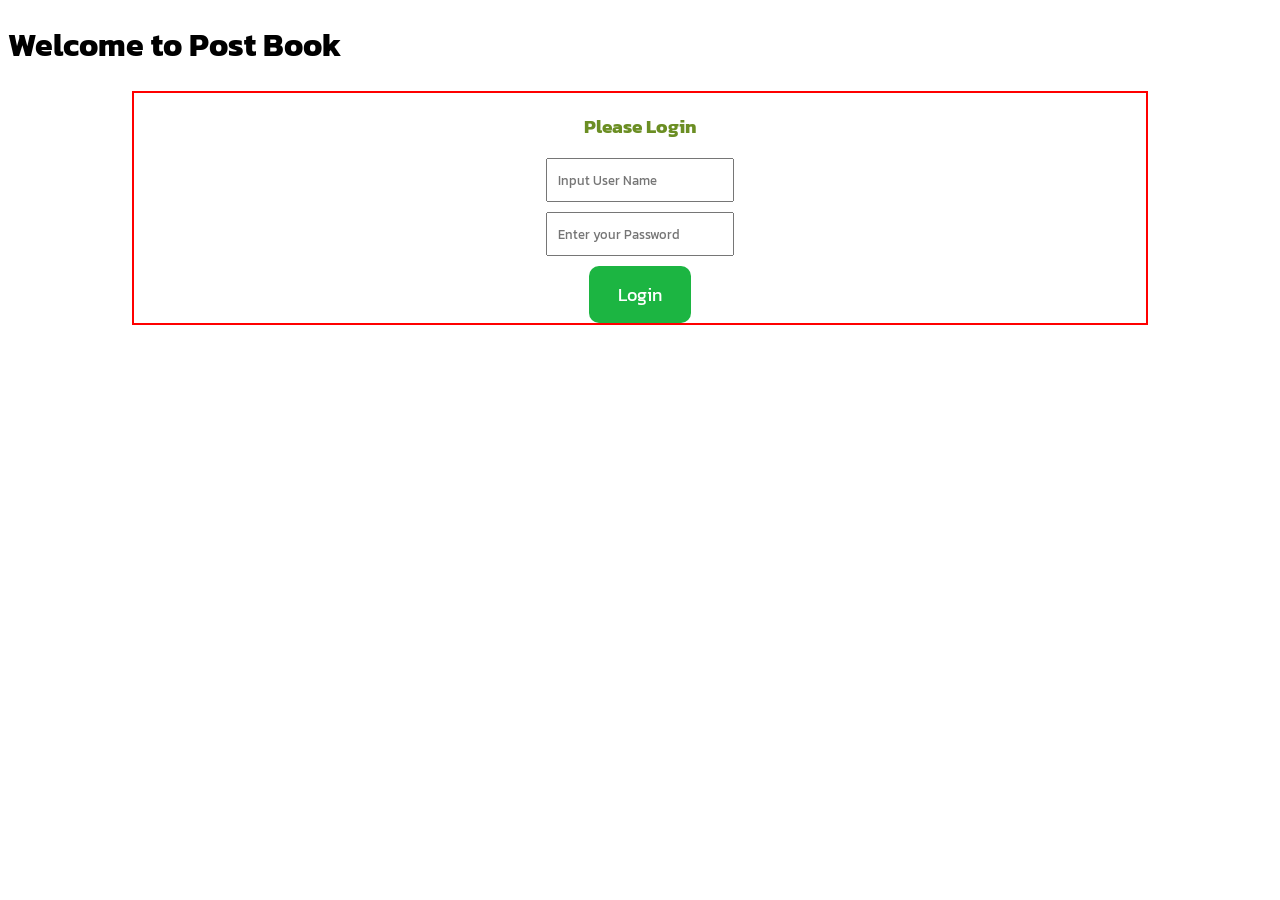
<file: index.html>
<!DOCTYPE html>
<html lang="en">
<head>
    <meta charset="UTF-8">
    <meta name="viewport" content="width=device-width, initial-scale=1.0">
    <title>PostBook</title>
    <link rel="stylesheet" href="./styles.css">
    <link href="https://fonts.googleapis.com/css2?family=Kanit:ital,wght@0,100;0,200;0,300;0,400;0,500;0,600;0,700;0,800;0,900;1,100;1,200;1,300;1,400;1,500;1,600;1,700;1,800;1,900&family=Roboto:ital,wght@0,100..900;1,100..900&display=swap" rel="stylesheet">
</head>
<body>
    <h1>Welcome to Post Book</h1>
    <div class="login-form">
        <h3>Please Login</h3>
        <form>
            <input type="text" name="user-id" id="user-id" placeholder="Input User Name">
            <input type="password" name="" id="password" placeholder="Enter your Password">
            </form>
            <button class="login-btn" onclick="handleLogin()">Login</button>
    </div>

    <div id="user-login-error" class="error hidden">
        <h3>User Id not found or Password is Wrong! Please try Again!</h3>
    </div>

    <script src="./Frontend/js/login.js"></script>
    
</body>
</html>
</file>
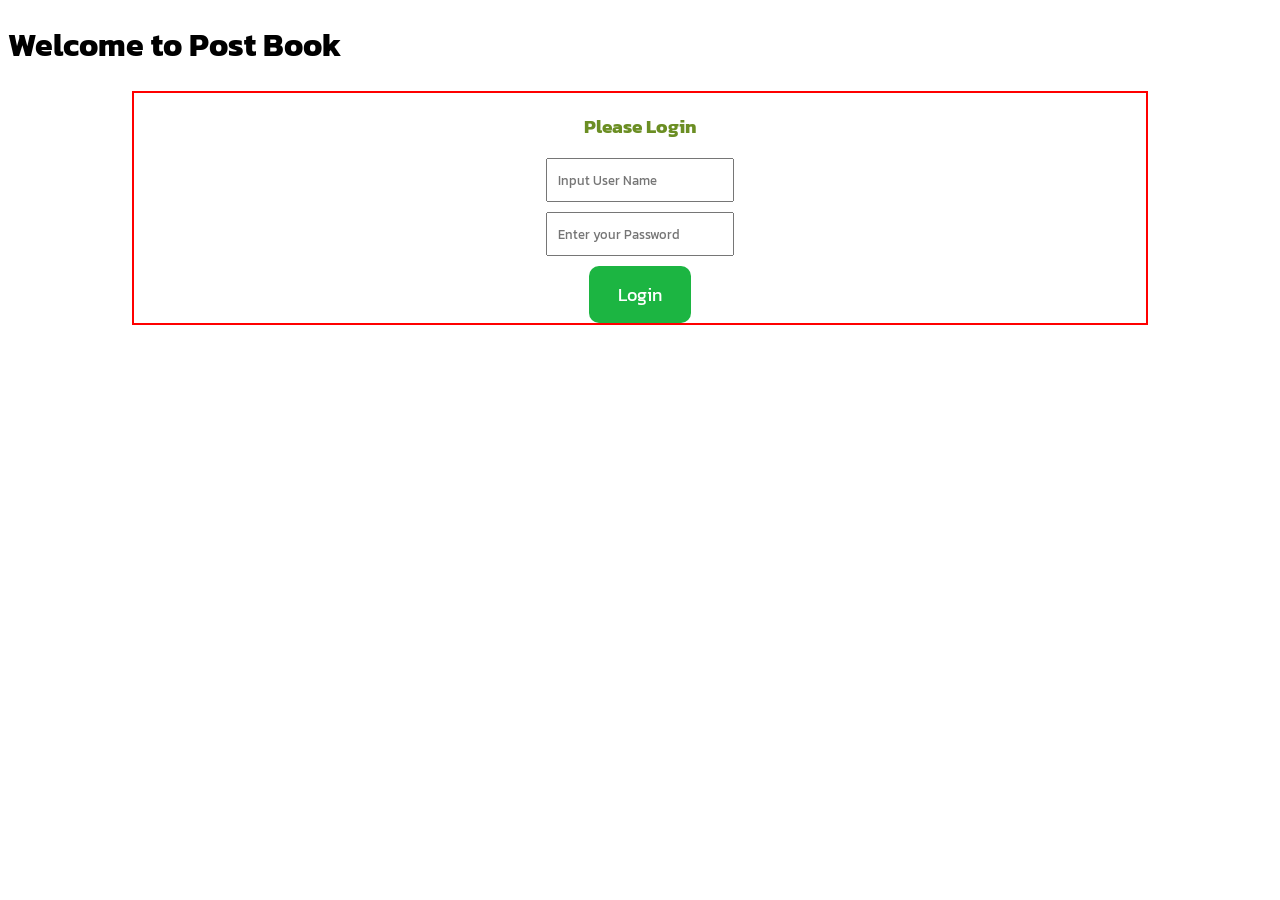
<file: post.html>
<!DOCTYPE html>
<html lang="en">
<head>
    <meta charset="UTF-8">
    <meta name="viewport" content="width=device-width, initial-scale=1.0">
    <title>Postbook</title>
    <link rel="stylesheet" href="./postStyle.css">
    <link href="https://fonts.googleapis.com/css2?family=Kanit:ital,wght@0,100;0,200;0,300;0,400;0,500;0,600;0,700;0,800;0,900;1,100;1,200;1,300;1,400;1,500;1,600;1,700;1,800;1,900&family=Roboto:ital,wght@0,100..900;1,100..900&display=swap" rel="stylesheet">
</head>
<body onload="onload = checkLOggedInUser(); showLoggedUsername(); ">
    <div class="header">
        <h1>Hello, <span id="logged-username">Username</span></h1>
        <button class="logoutBtn" onclick="logOut()">Logout</button>
    </div>

    <section id="add-post-container">
        <article>
        <h2>Add New Post</h2>
        <div>
            <textarea name="" id="newPost-text" cols="50" rows="5" placeholder="Add post text">
                
            </textarea>
        </div>
        <div>
            <input type="text" name="" id="newPost-image" placeholder="Add post image URL">
        </div>

        <div>
            <button onclick="handleAddNewPost()" class="addPost-btn">
                POST
            </button>
            
        </div>
        </article>
    </section>
      

    <section id="post-container">

        <!-- post -->
        <div class="post">
            <div class="post-header">
                <div class="post-user-image">
                    <img src="https://png.pngtree.com/png-vector/20231019/ourmid/pngtree-user-profile-avatar-png-image_10211467.png" alt="Post User Image">
                </div>

                <div class="post-username-time">
                    <p class="post-username">Username</p>
                    <div class="posted-time">
                        <span>13</span>
                        <span>hours ago</span>
                    </div>
                </div>
            </div>

            <div class="post-text">
                <p>Lorem ipsum dolor sit amet, consectetur adipisicing elit. Ut placeat tempore consequuntur qui repellendus recusandae eos? Eius nisi fugit necessitatibus veniam suscipit distinctio cupiditate consequuntur.</p>
            </div>

            <div class="post-image">
                <img src="https://media.istockphoto.com/id/814423752/photo/eye-of-model-with-colorful-art-make-up-close-up.jpg?s=612x612&w=0&k=20&c=l15OdMWjgCKycMMShP8UK94ELVlEGvt7GmB_esHWPYE=" alt="post-image">
            </div>

            <!-- comments under a single post -->

            <div class="comments-holder">
                <div class="comment">
                    <div class="comment-user-image">
                        <img src="https://png.pngtree.com/png-vector/20231019/ourmid/pngtree-user-profile-avatar-png-image_10211467.png" alt="comment-user-image">
                    </div>
                    <div class="comment-text-container">
                        <h4>Commenter Username</h4>
                        <p class="comment-text">
                            Lorem ipsum dolor sit, amet consectetur adipisicing elit. Quas, expedita!
                        </p>
                    </div>
                </div>

                <div class="comment">
                    <div class="comment-user-image">
                        <img src="https://png.pngtree.com/png-vector/20231019/ourmid/pngtree-user-profile-avatar-png-image_10211467.png" alt="comment-user-image">
                    </div>
                    <div class="comment-text-container">
                        <h4>Commenter Username</h4>
                        <p class="comment-text">
                            Lorem ipsum dolor sit, amet consectetur adipisicing elit. Quas, expedita!
                        </p>
                    </div>
                </div>
            </div>

                <div class="comment">
                    <div class="comment-user-image">
                        <img src="https://png.pngtree.com/png-vector/20231019/ourmid/pngtree-user-profile-avatar-png-image_10211467.png" alt="comment-user-image">
                    </div>
                    <div class="comment-text-container">
                        <h4>Commenter Username</h4>
                        <p class="comment-text">
                            Lorem ipsum dolor sit, amet consectetur adipisicing elit. Quas, expedita!
                        </p>
                    </div>
                </div>

                <div class="postComment-holder">
                    <div class="post-comment-input-field-holder">
                        <input type="text" name="" id="postComment-input-for-postId1" class="postComment-input-field" placeholder="Post your Comment">

                    </div>
                    <div class="comment-btn-holder">
                        <button id="comment-btn" class="postComment-btn">Comment</button>
                    </div>
                </div>



        </div>

        
        <!-- post -->
        <div class="post">




        </div>


    </section>
    <script src="./Frontend/js/fetchData.js"></script>
    <script src="./Frontend/js/calculateTimeDifference.js"></script>
</body>
</html>
</file>
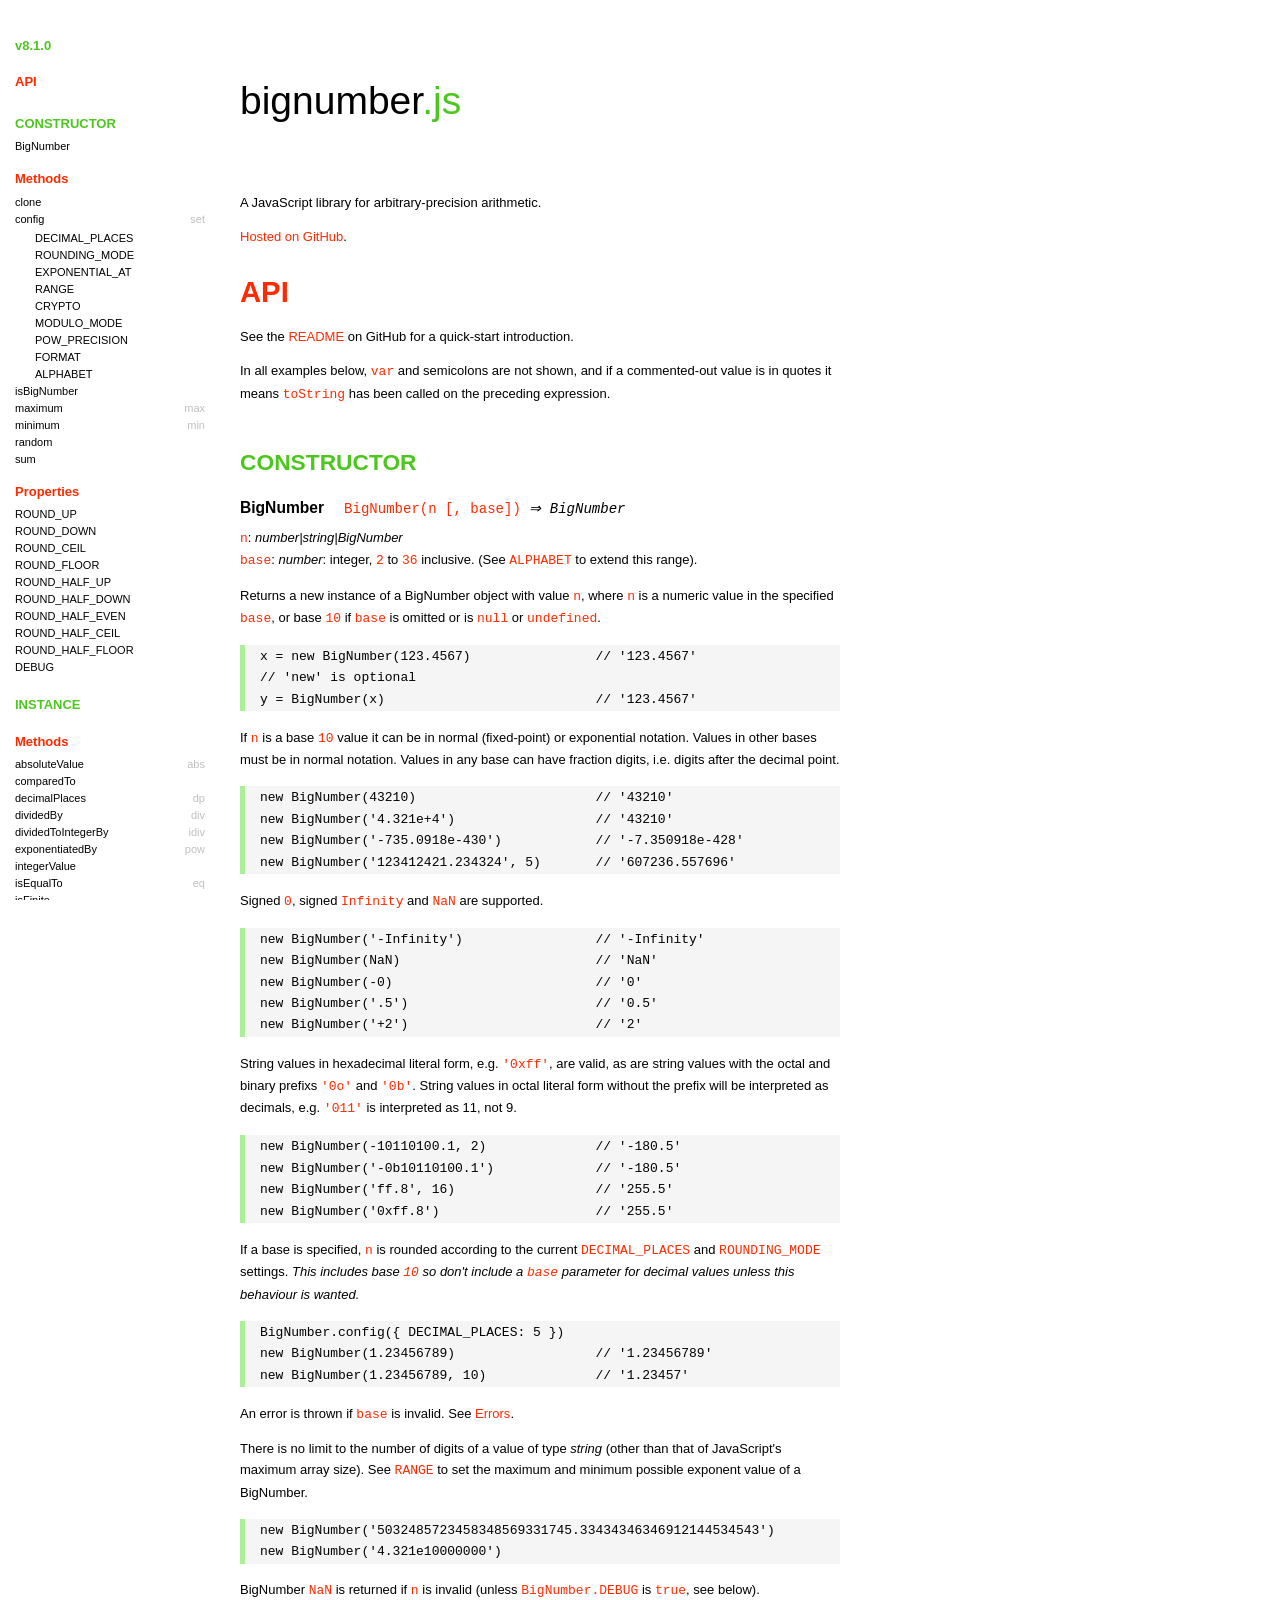
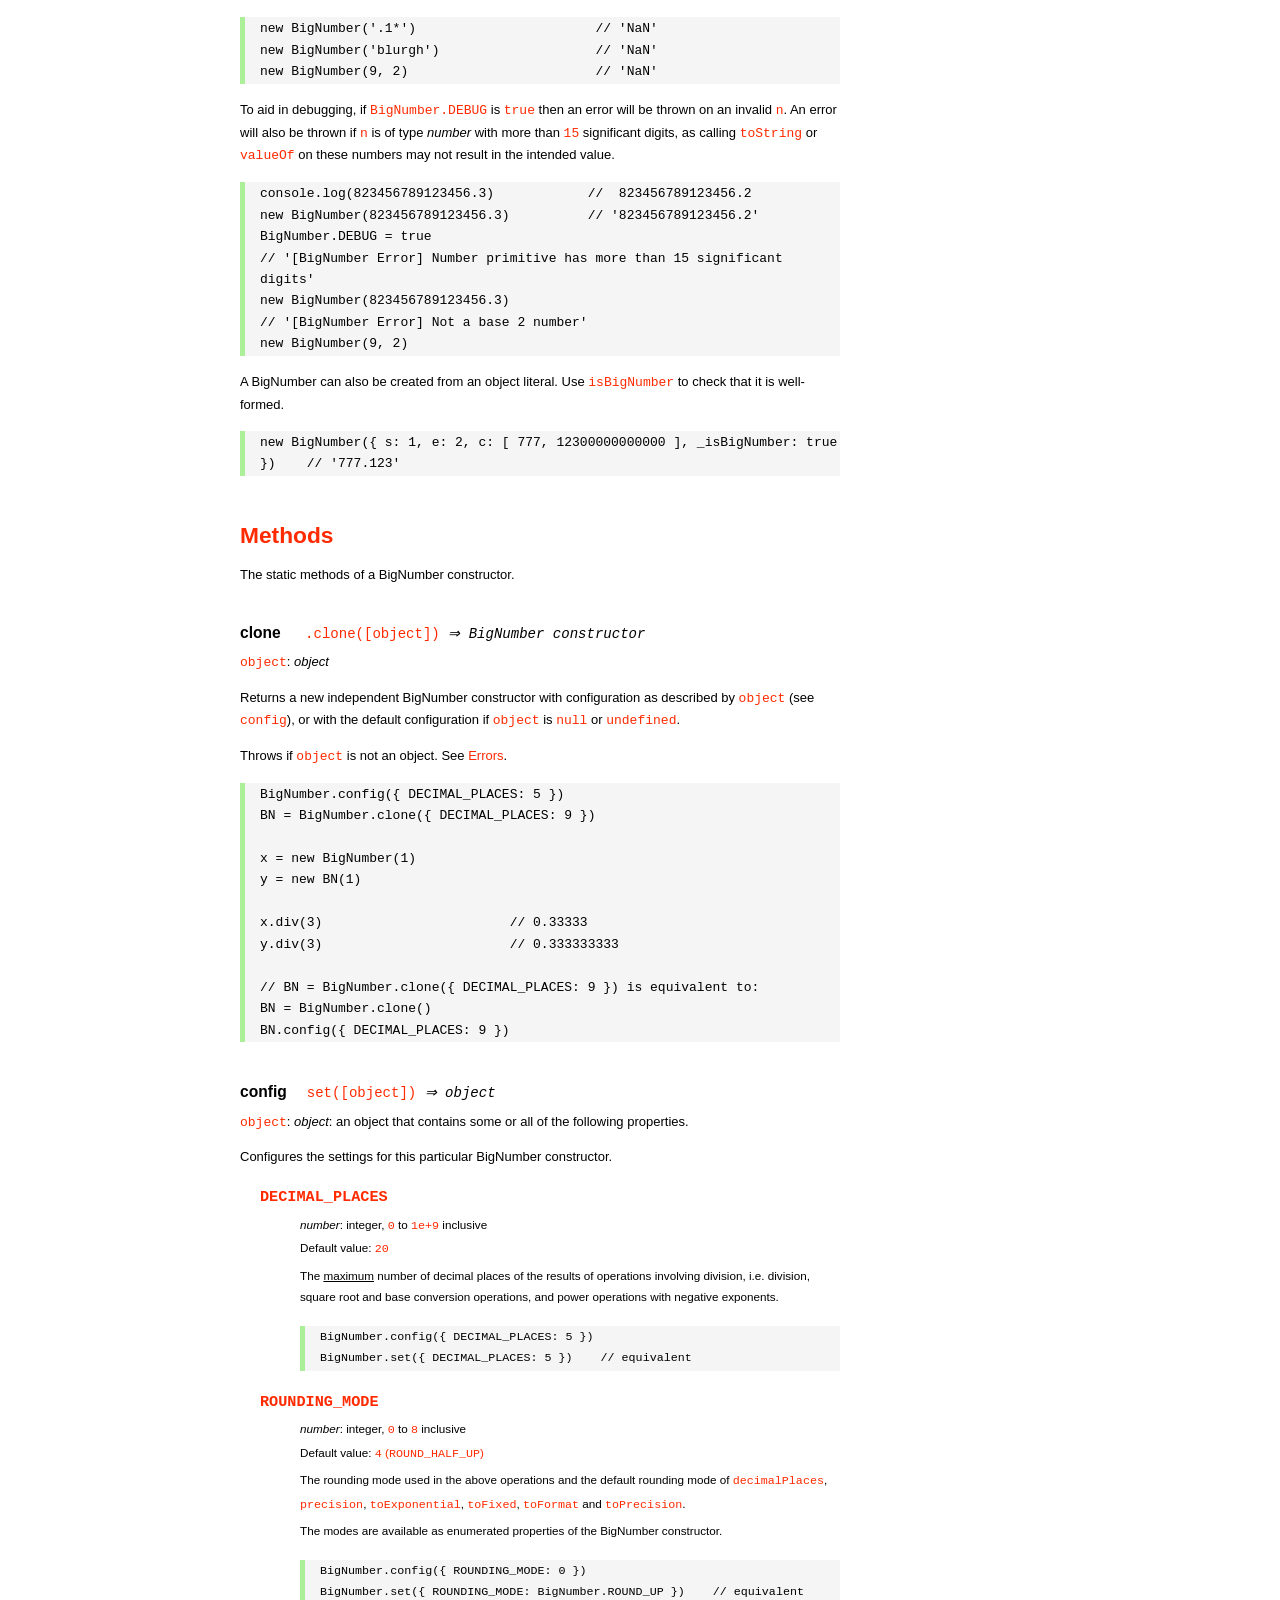
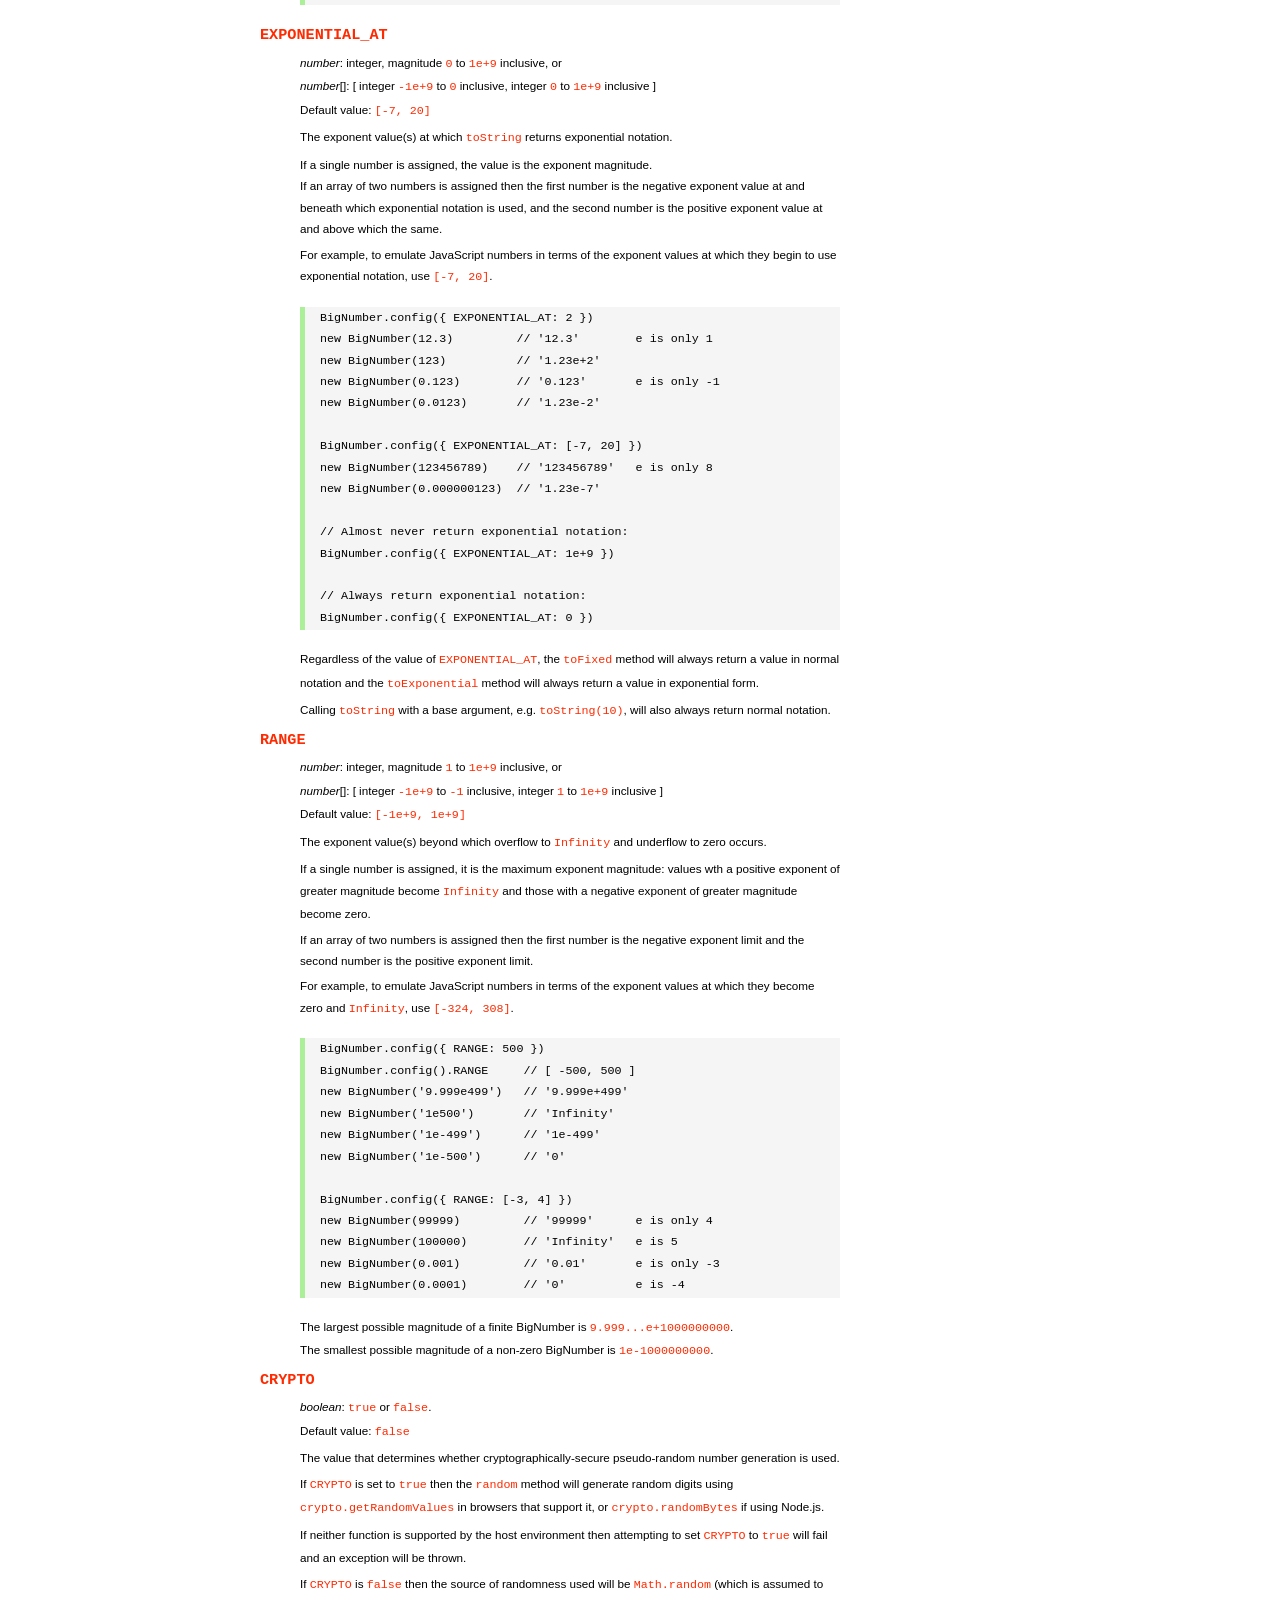
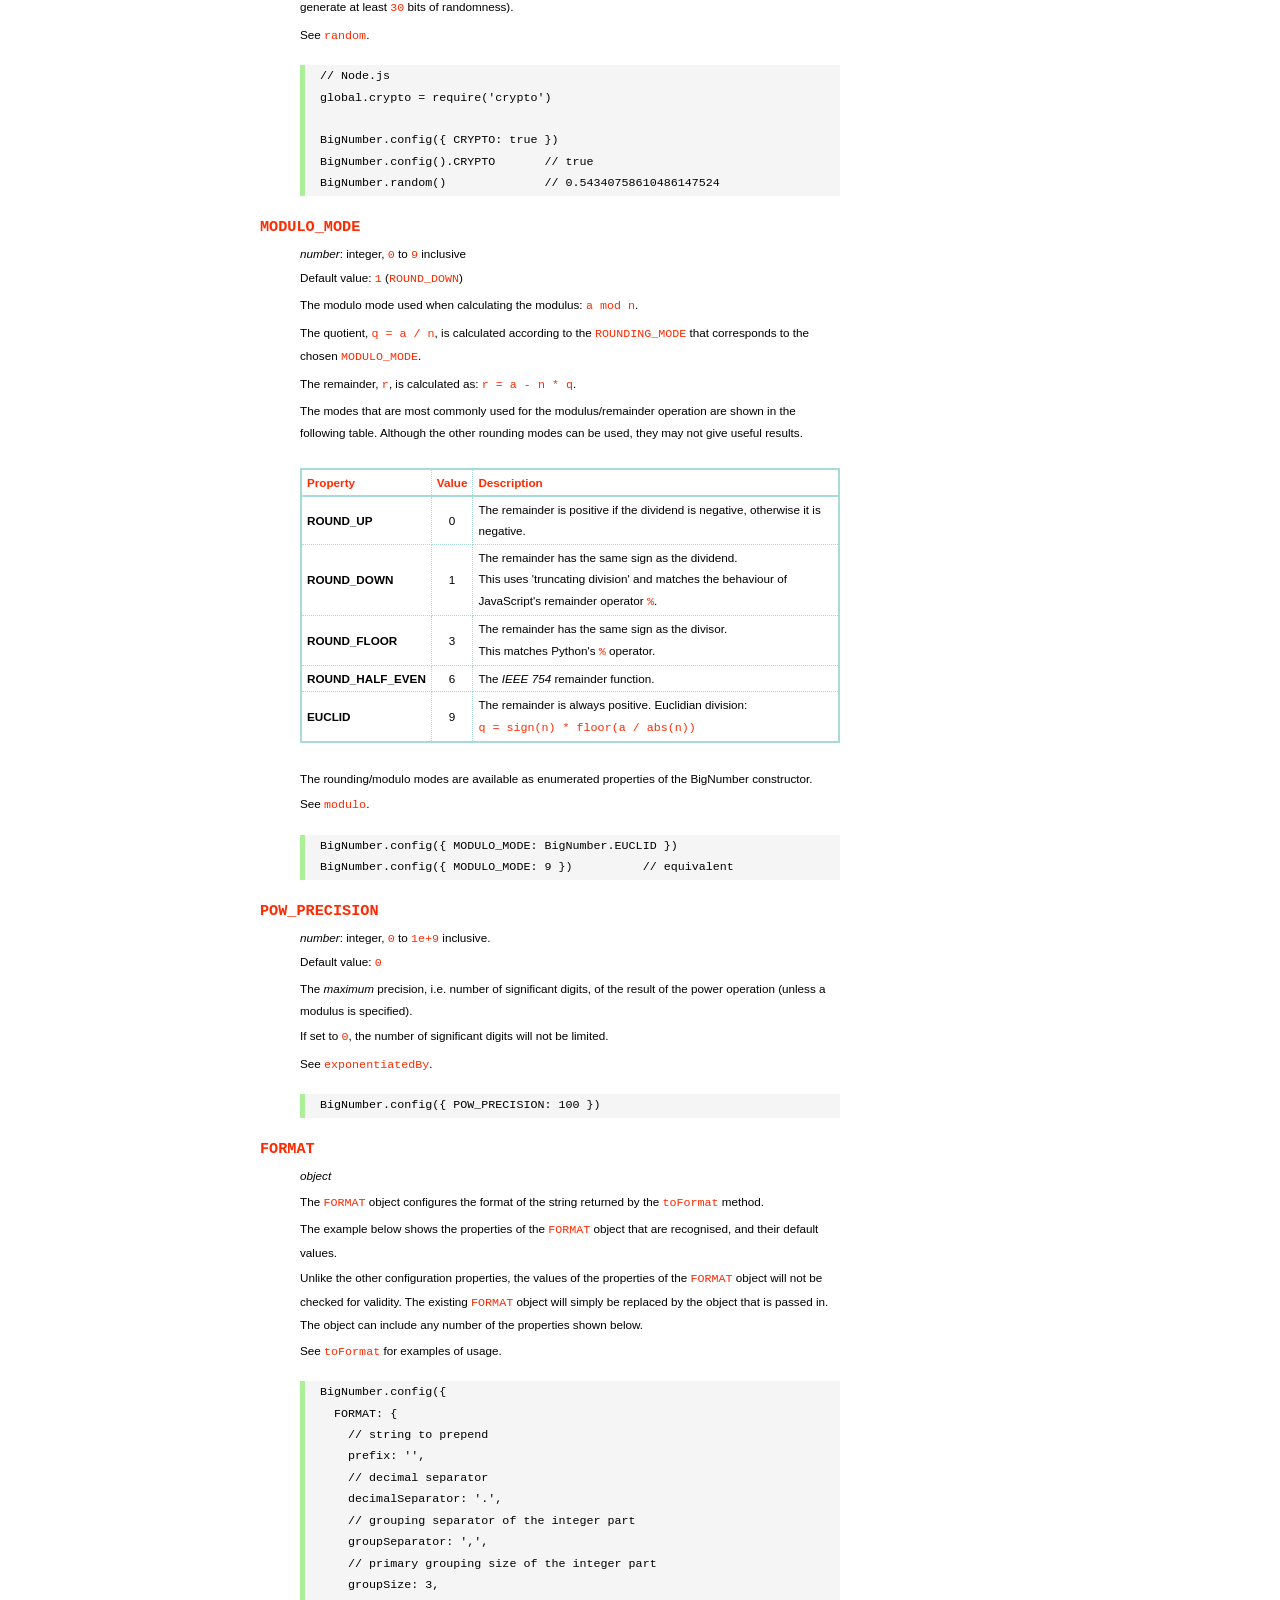
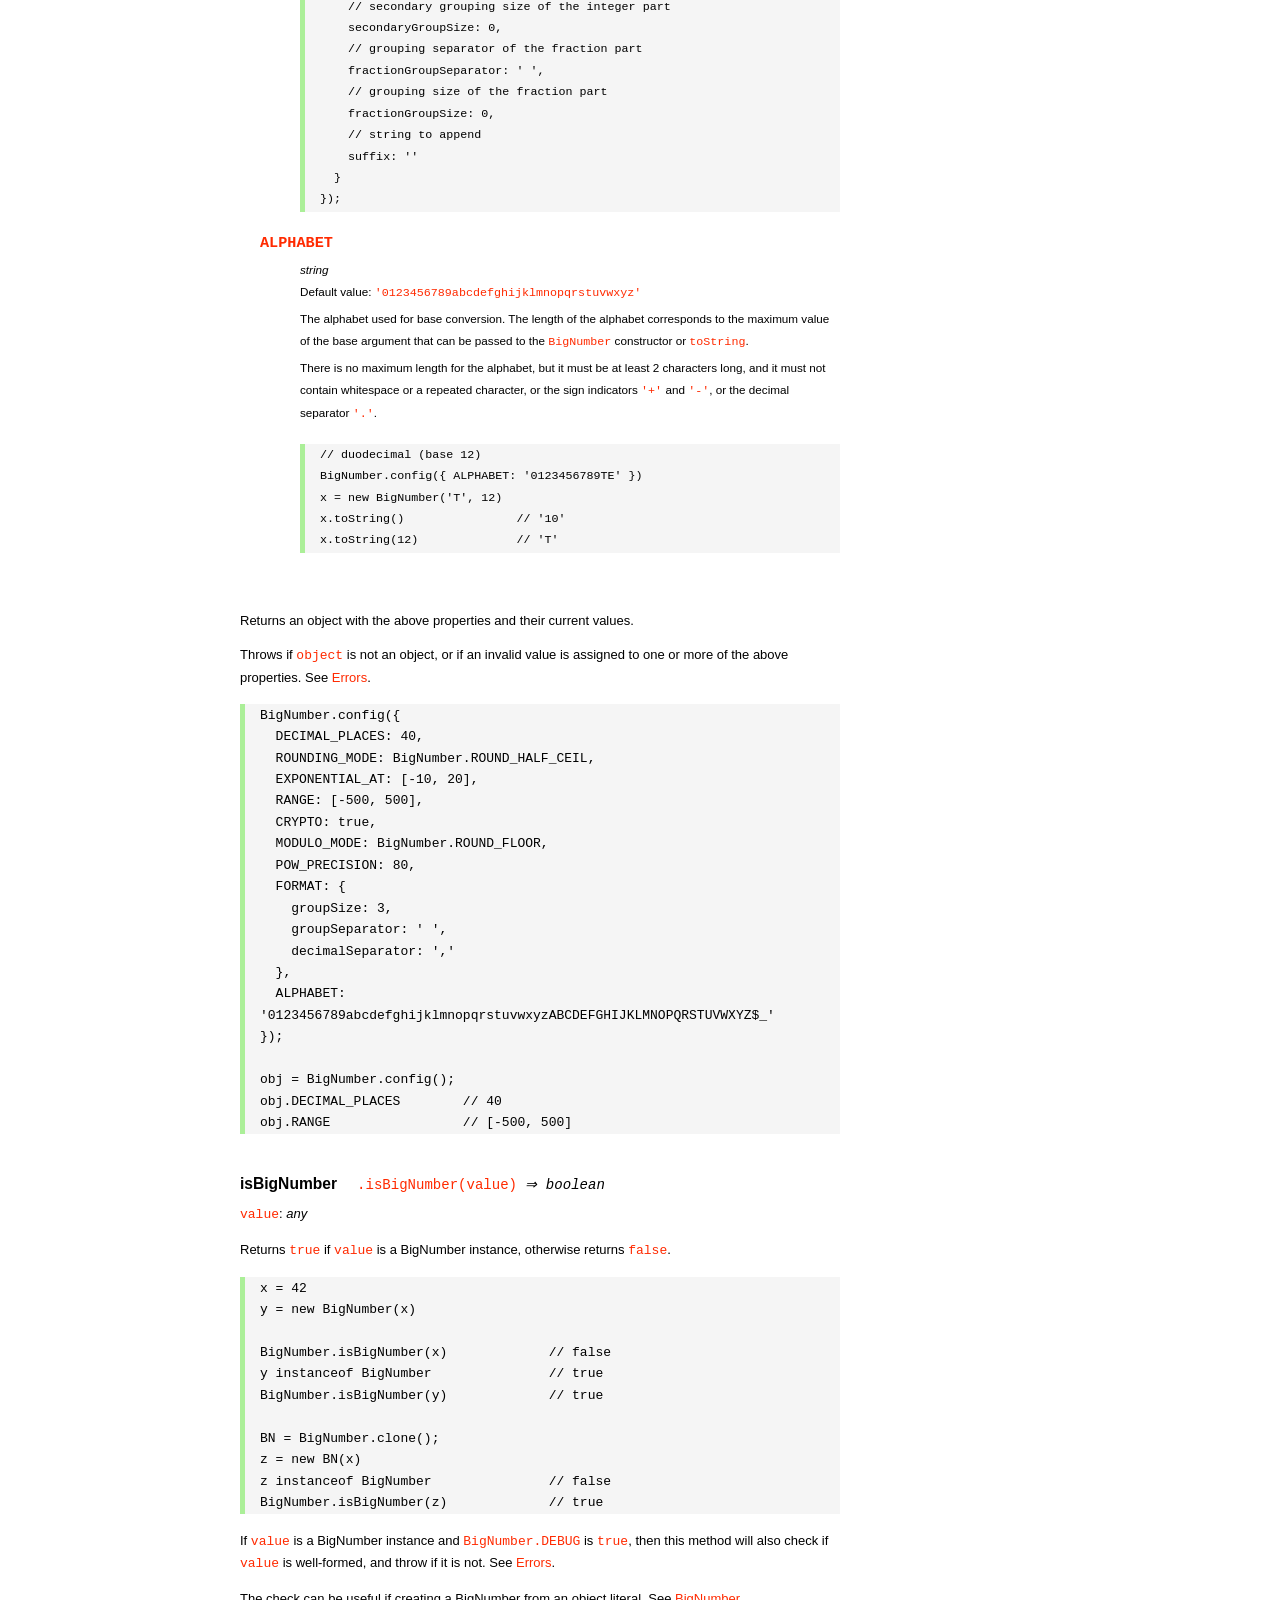
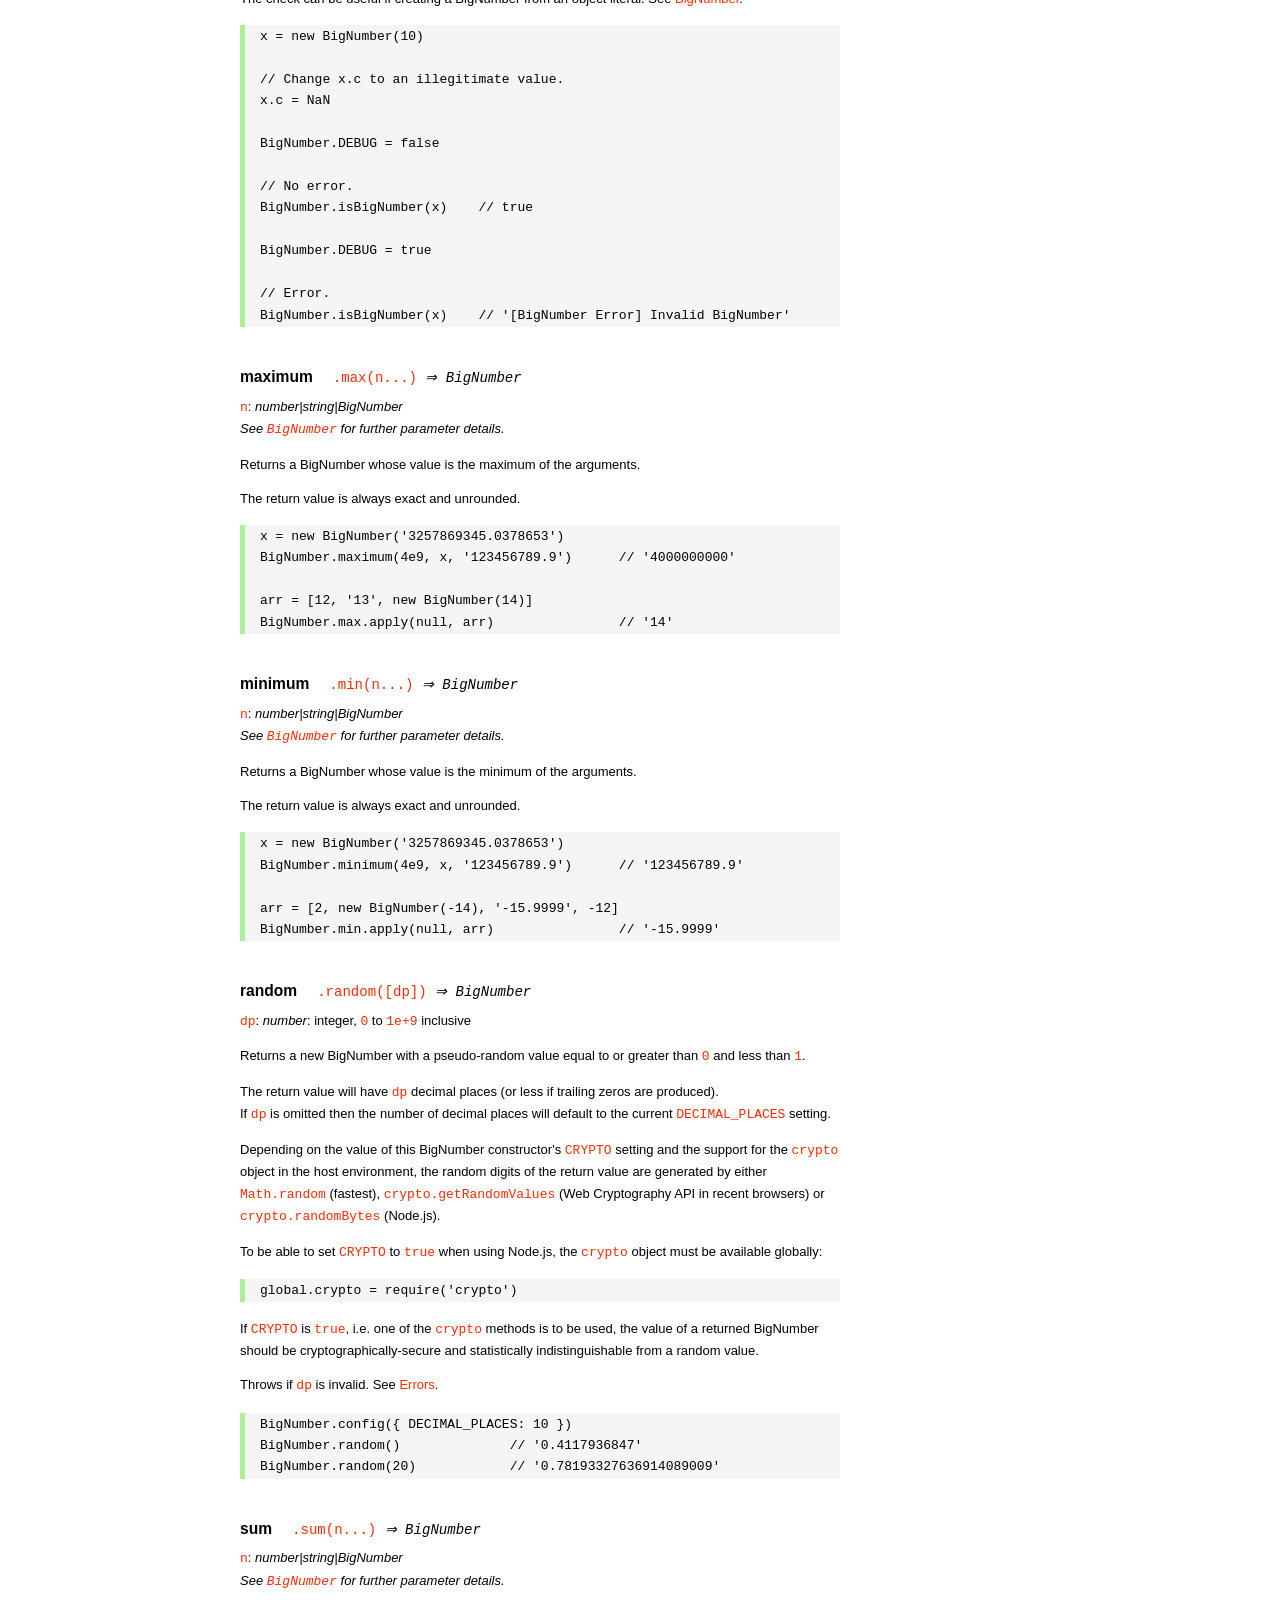
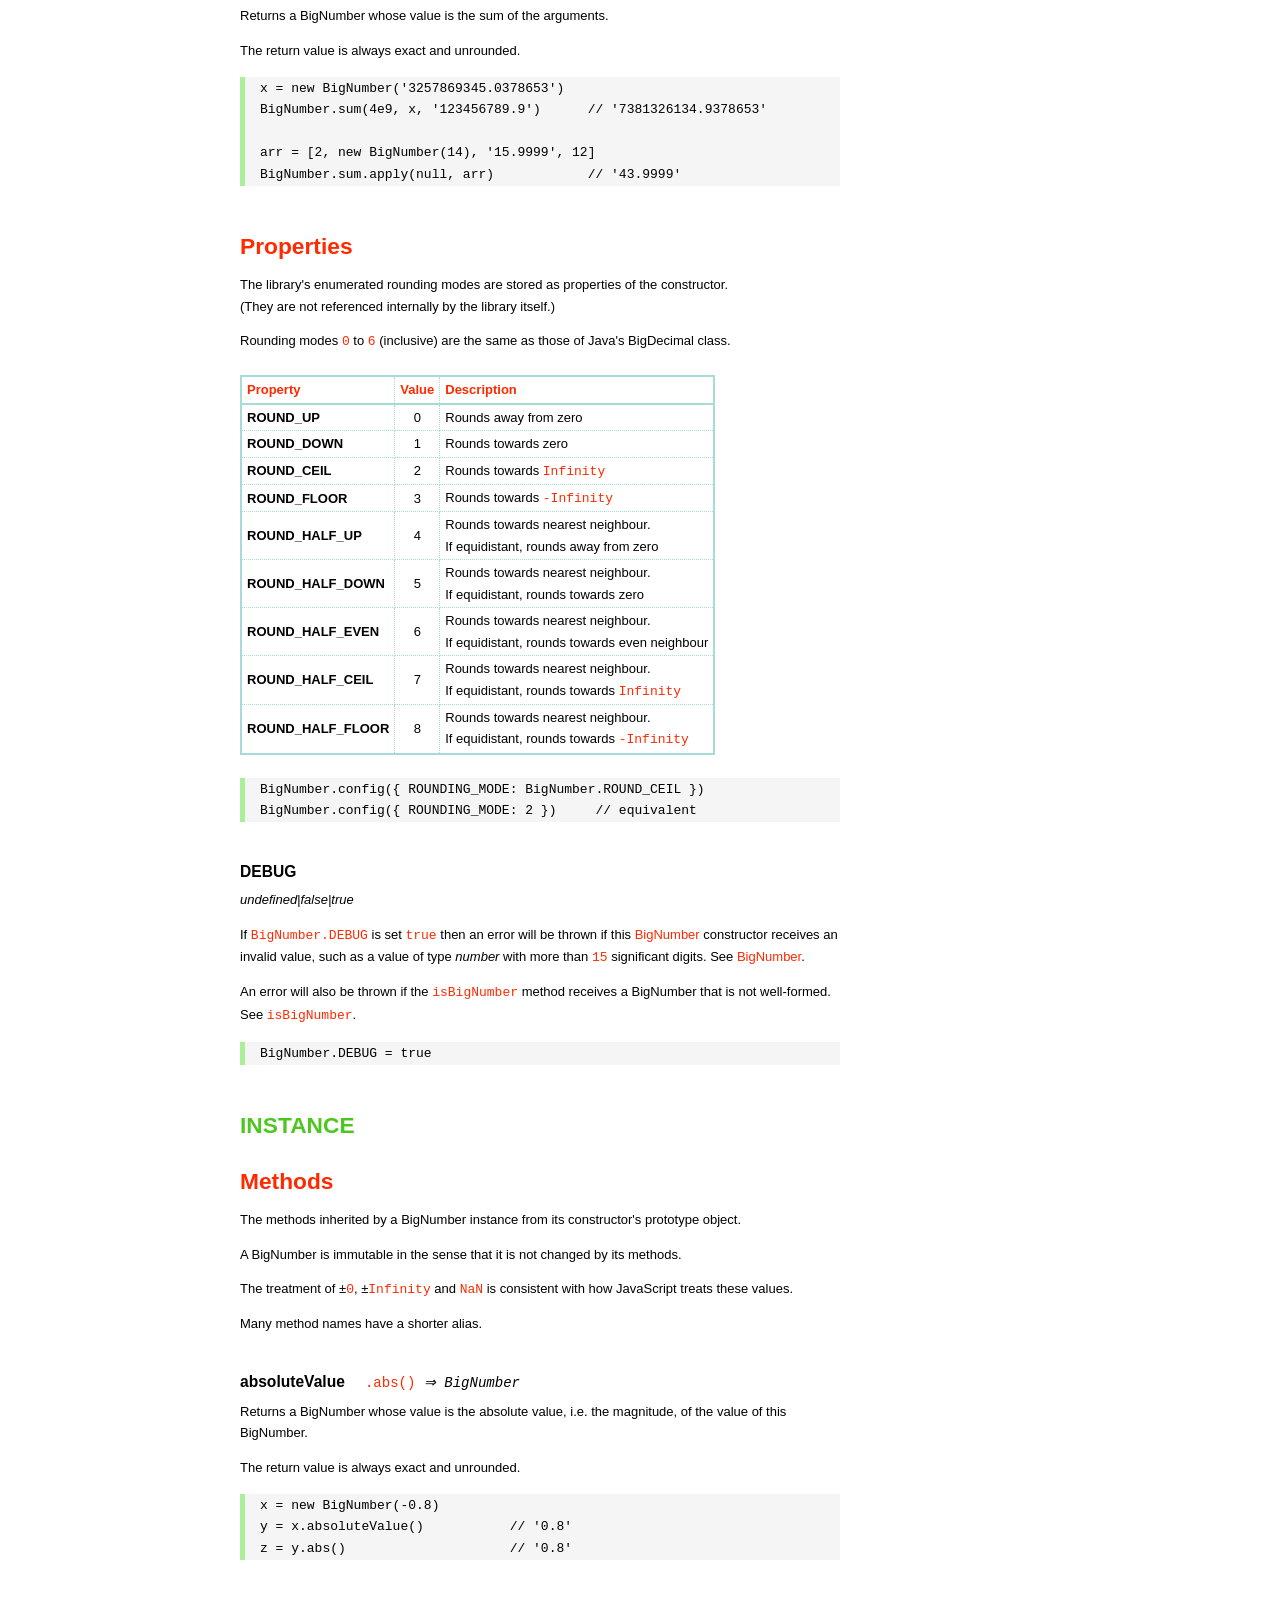
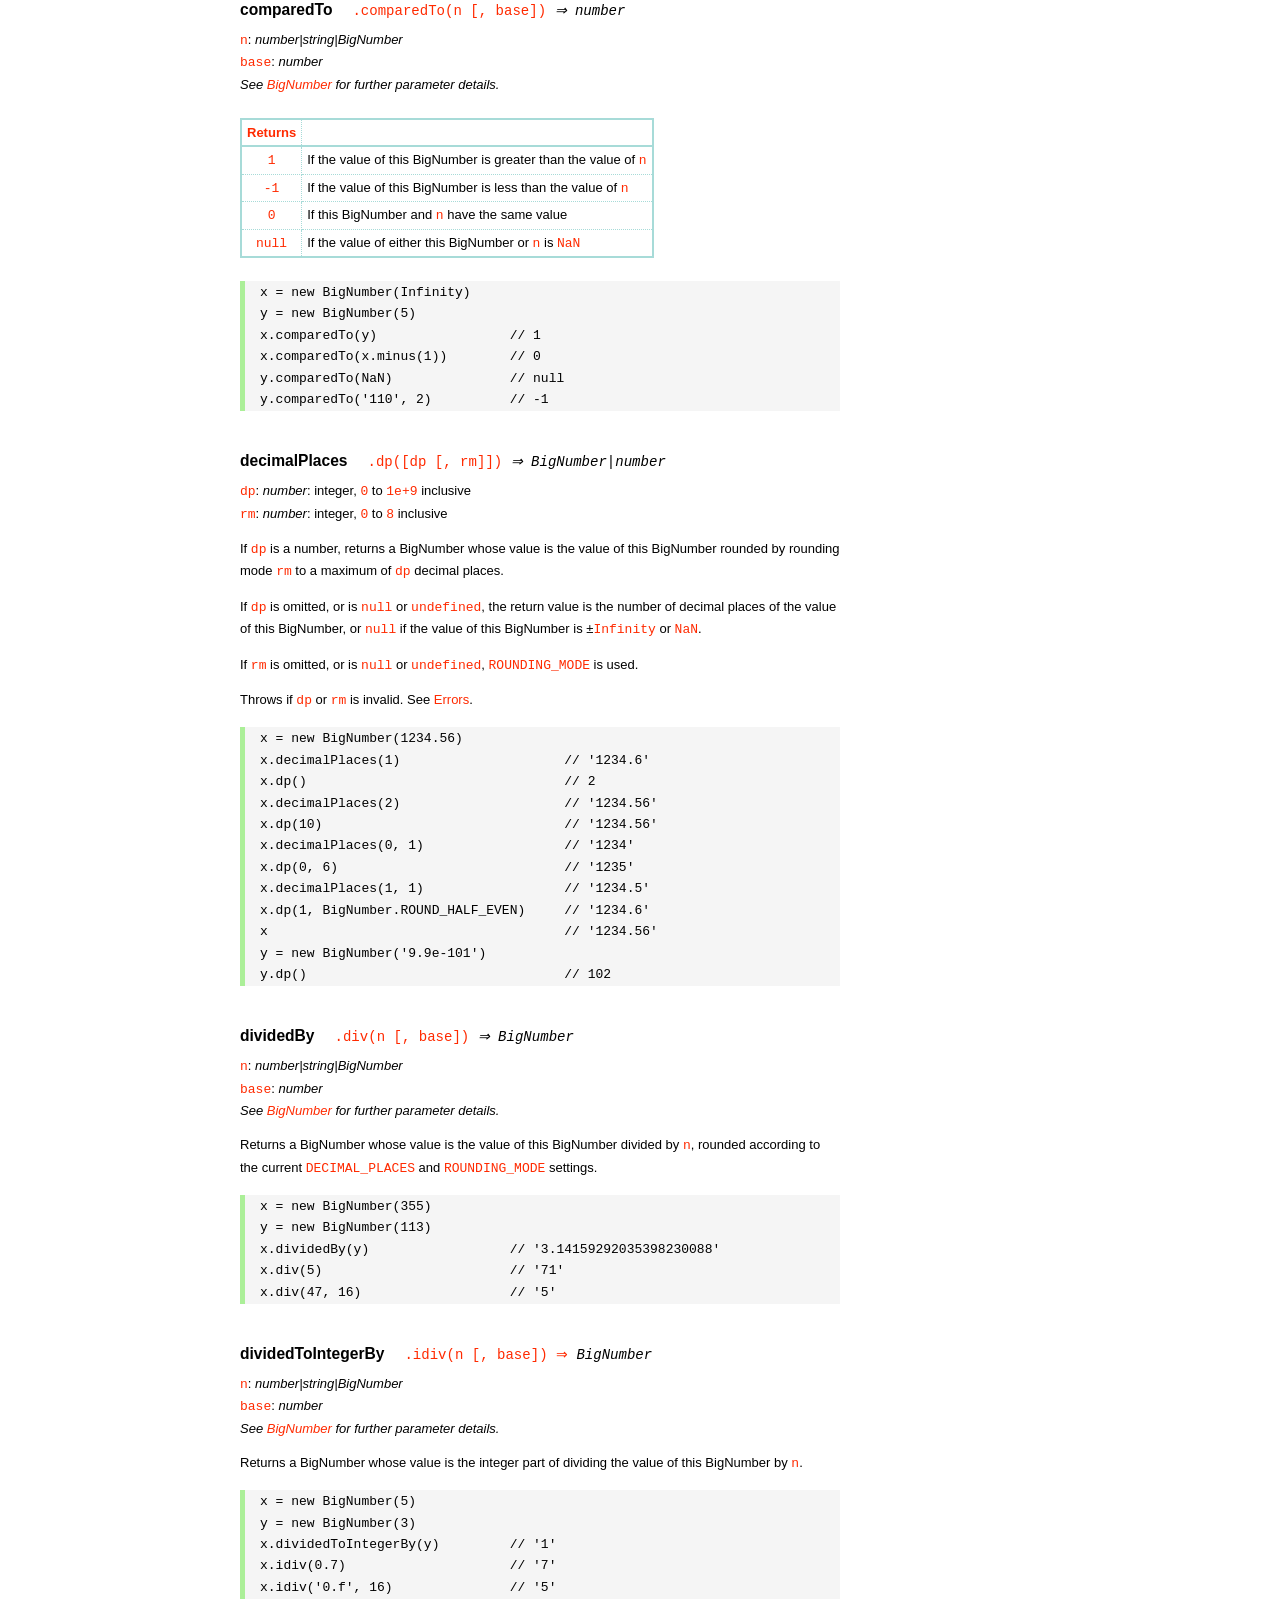
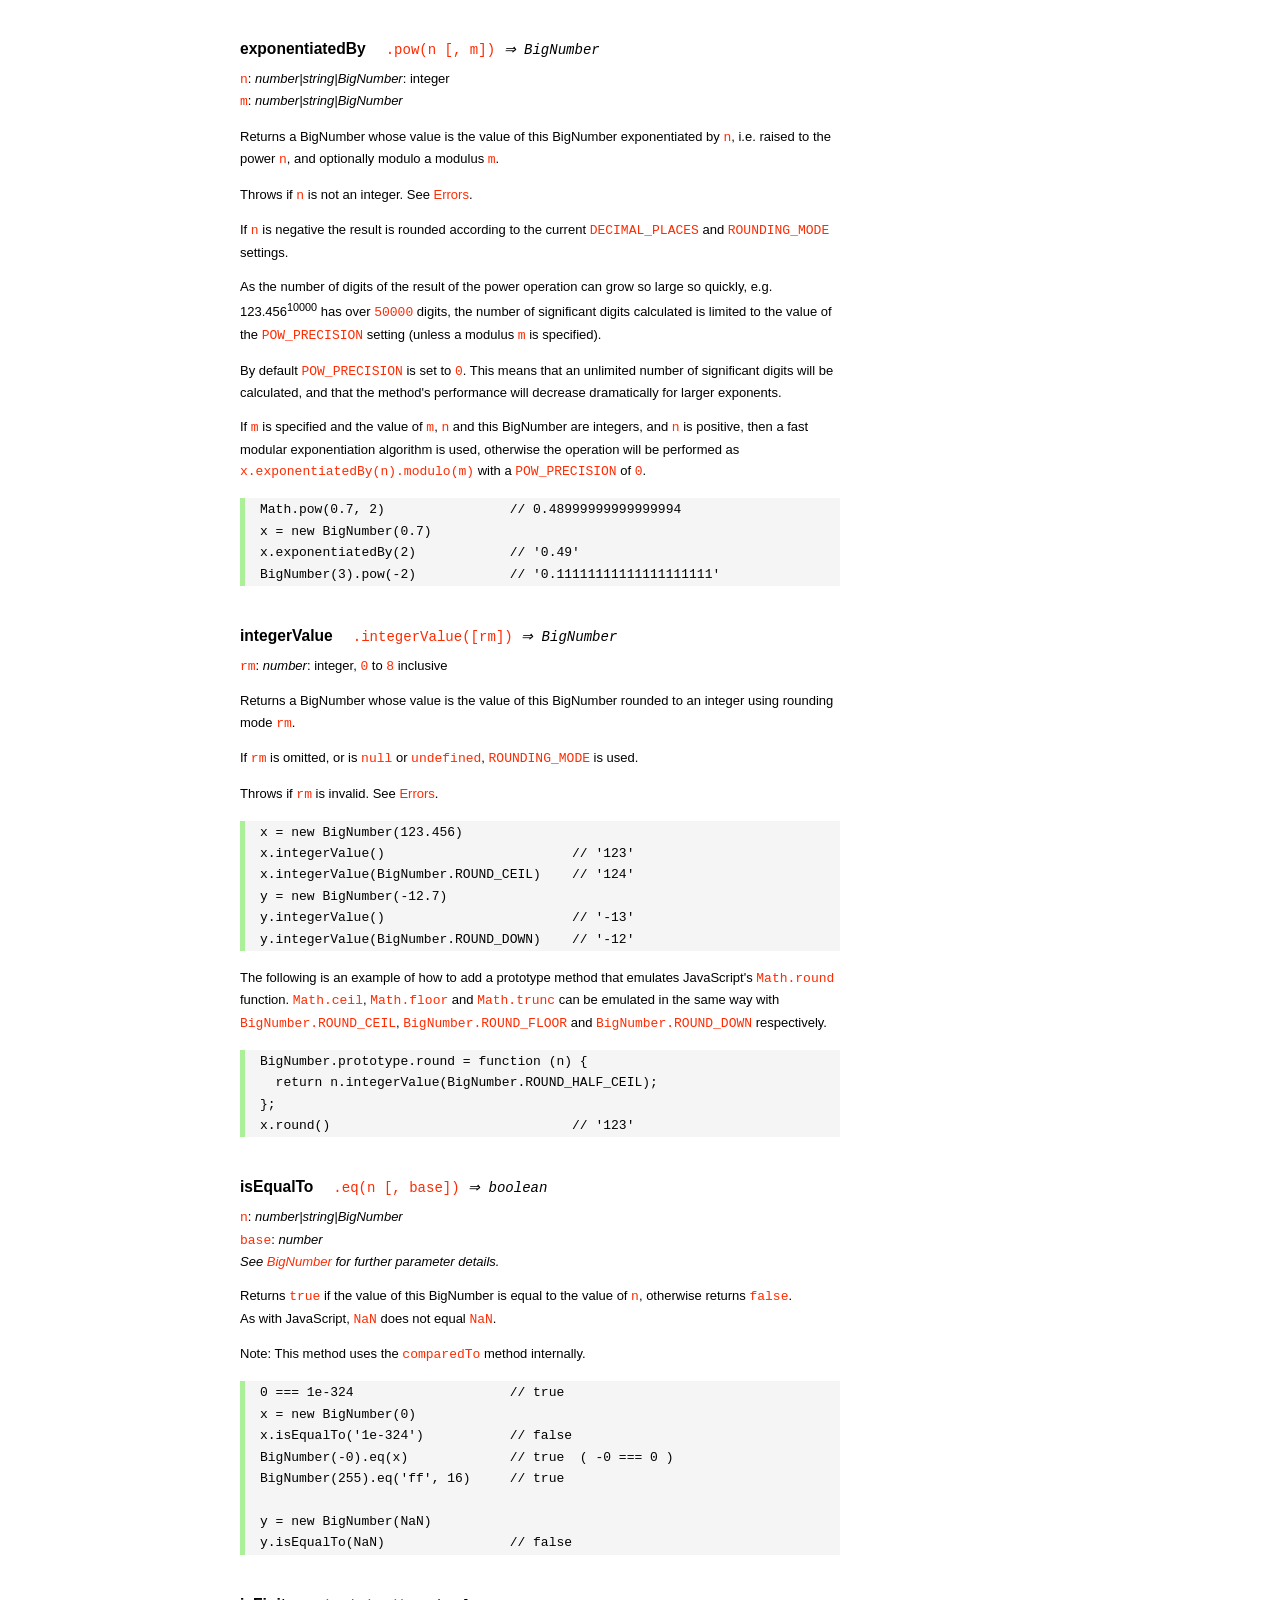
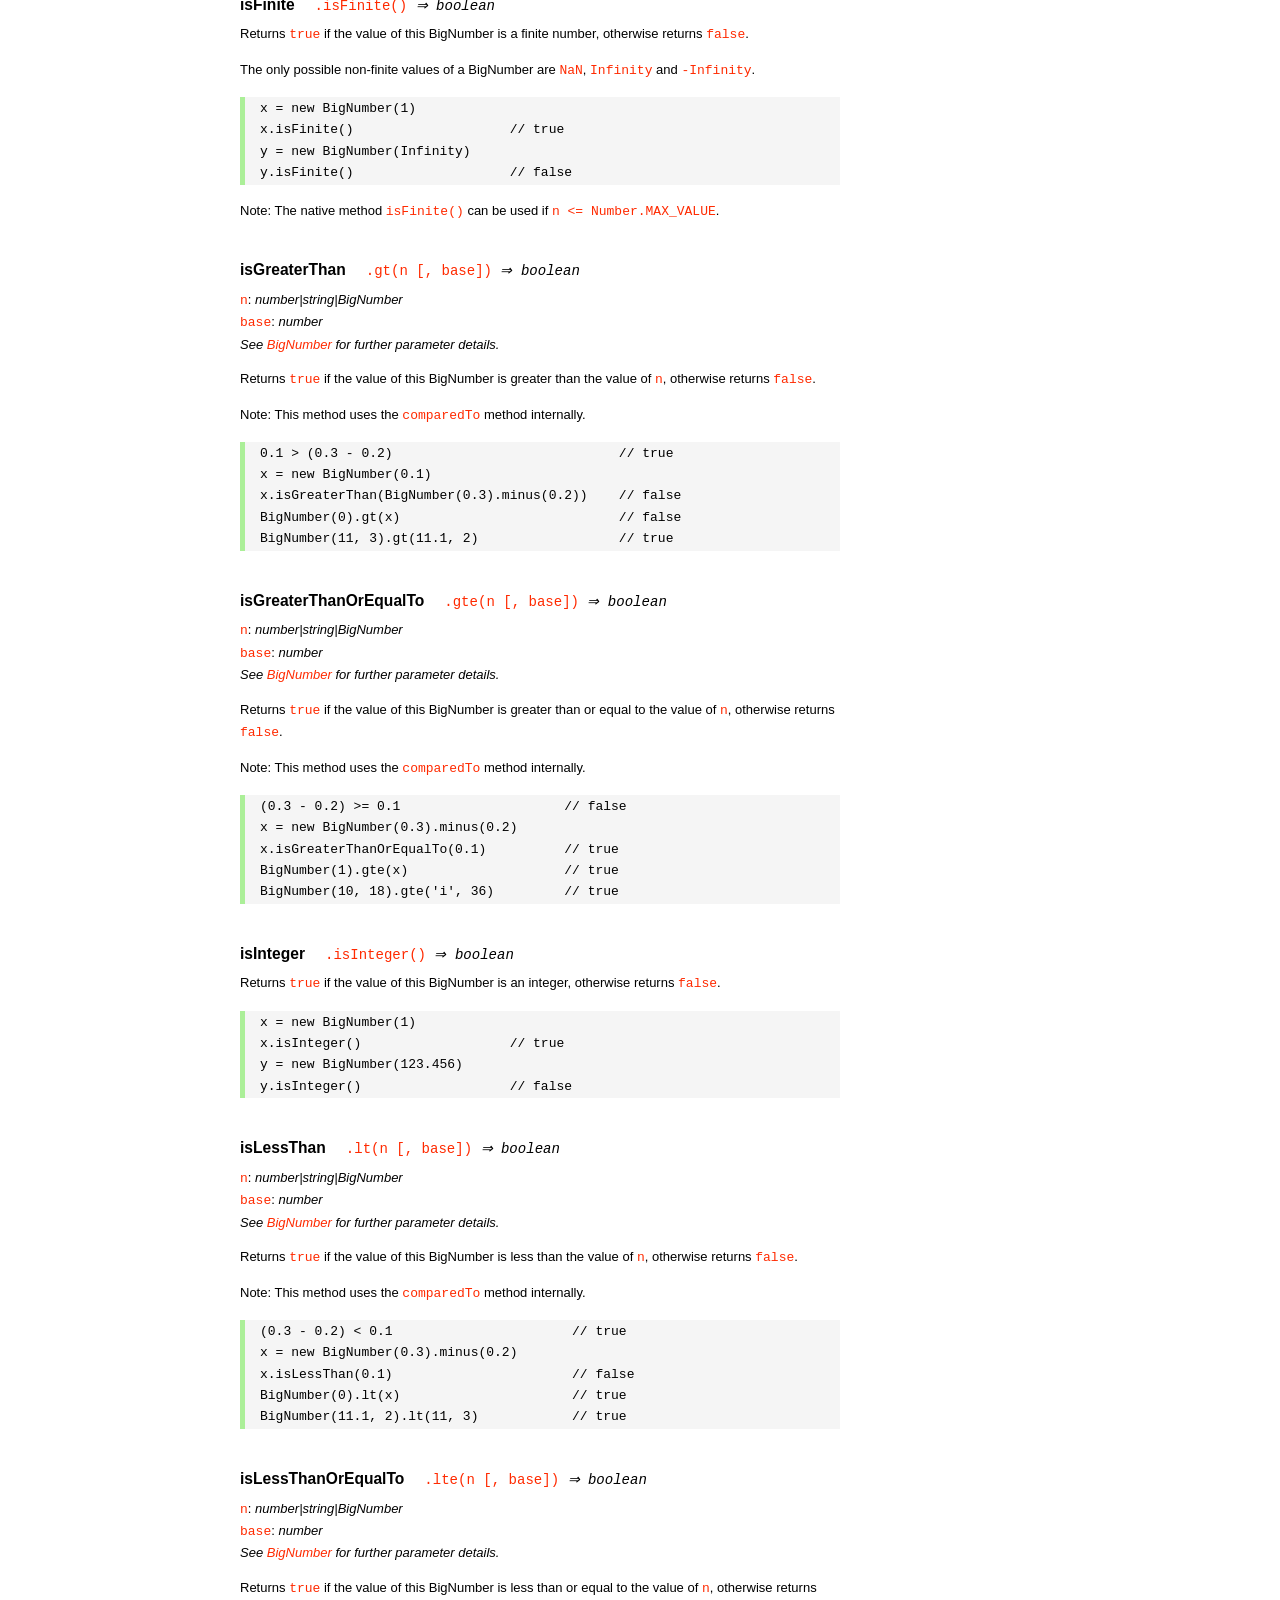
<file: server/node_modules/bignumber.js/doc/API.html>
<!DOCTYPE HTML>
<html>
<head>
<meta charset="utf-8">
<meta http-equiv="X-UA-Compatible" content="IE=edge">
<meta name="Author" content="M Mclaughlin">
<title>bignumber.js API</title>
<style>
html{font-size:100%}
body{background:#fff;font-family:"Helvetica Neue",Helvetica,Arial,sans-serif;font-size:13px;
  line-height:1.65em;min-height:100%;margin:0}
body,i{color:#000}
.nav{background:#fff;position:fixed;top:0;bottom:0;left:0;width:200px;overflow-y:auto;
  padding:15px 0 30px 15px}
div.container{width:600px;margin:50px 0 50px 240px}
p{margin:0 0 1em;width:600px}
pre,ul{margin:1em 0}
h1,h2,h3,h4,h5{margin:0;padding:1.5em 0 0}
h1,h2{padding:.75em 0}
h1{font:400 3em Verdana,sans-serif;color:#000;margin-bottom:1em}
h2{font-size:2.25em;color:#ff2a00}
h3{font-size:1.75em;color:#4dc71f}
h4{font-size:1.75em;color:#ff2a00;padding-bottom:.75em}
h5{font-size:1.2em;margin-bottom:.4em}
h6{font-size:1.1em;margin-bottom:0.8em;padding:0.5em 0}
dd{padding-top:.35em}
dt{padding-top:.5em}
b{font-weight:700}
dt b{font-size:1.3em}
a,a:visited{color:#ff2a00;text-decoration:none}
a:active,a:hover{outline:0;text-decoration:underline}
.nav a,.nav b,.nav a:visited{display:block;color:#ff2a00;font-weight:700; margin-top:15px}
.nav b{color:#4dc71f;margin-top:20px;cursor:default;width:auto}
ul{list-style-type:none;padding:0 0 0 20px}
.nav ul{line-height:14px;padding-left:0;margin:5px 0 0}
.nav ul a,.nav ul a:visited,span{display:inline;color:#000;font-family:Verdana,Geneva,sans-serif;
  font-size:11px;font-weight:400;margin:0}
.inset,ul.inset{margin-left:20px}
.inset{font-size:.9em}
.nav li{width:auto;margin:0 0 3px}
.alias{font-style:italic;margin-left:20px}
table{border-collapse:collapse;border-spacing:0;border:2px solid #a7dbd8;margin:1.75em 0;padding:0}
td,th{text-align:left;margin:0;padding:2px 5px;border:1px dotted #a7dbd8}
th{border-top:2px solid #a7dbd8;border-bottom:2px solid #a7dbd8;color:#ff2a00}
code,pre{font-family:Consolas, monaco, monospace;font-weight:400}
pre{background:#f5f5f5;white-space:pre-wrap;word-wrap:break-word;border-left:5px solid #abef98;
  padding:1px 0 1px 15px;margin:1.2em 0}
code,.nav-title{color:#ff2a00}
.end{margin-bottom:25px}
.centre{text-align:center}
.error-table{font-size:13px;width:100%}
#faq{margin:3em 0 0}
li span{float:right;margin-right:10px;color:#c0c0c0}
#js{font:inherit;color:#4dc71f}
</style>
</head>
<body>

  <div class="nav">

    <b>v8.1.0</b>

	<a class='nav-title' href="#">API</a>

    <b> CONSTRUCTOR </b>
    <ul>
      <li><a href="#bignumber">BigNumber</a></li>
    </ul>

    <a href="#methods">Methods</a>
    <ul>
      <li><a href="#clone">clone</a></li>
      <li><a href="#config" >config</a><span>set</span></li>
      <li>
        <ul class="inset">
          <li><a href="#decimal-places">DECIMAL_PLACES</a></li>
          <li><a href="#rounding-mode" >ROUNDING_MODE</a></li>
          <li><a href="#exponential-at">EXPONENTIAL_AT</a></li>
          <li><a href="#range"         >RANGE</a></li>
          <li><a href="#crypto"        >CRYPTO</a></li>
          <li><a href="#modulo-mode"   >MODULO_MODE</a></li>
          <li><a href="#pow-precision" >POW_PRECISION</a></li>
          <li><a href="#format"        >FORMAT</a></li>
          <li><a href="#alphabet"      >ALPHABET</a></li>
        </ul>
      </li>
      <li><a href="#isBigNumber">isBigNumber</a></li>
      <li><a href="#max"        >maximum</a><span>max</span></li>
      <li><a href="#min"        >minimum</a><span>min</span></li>
      <li><a href="#random"     >random</a></li>
      <li><a href="#sum"        >sum</a></li>
    </ul>

    <a href="#constructor-properties">Properties</a>
    <ul>
      <li><a href="#round-up"        >ROUND_UP</a></li>
      <li><a href="#round-down"      >ROUND_DOWN</a></li>
      <li><a href="#round-ceil"      >ROUND_CEIL</a></li>
      <li><a href="#round-floor"     >ROUND_FLOOR</a></li>
      <li><a href="#round-half-up"   >ROUND_HALF_UP</a></li>
      <li><a href="#round-half-down" >ROUND_HALF_DOWN</a></li>
      <li><a href="#round-half-even" >ROUND_HALF_EVEN</a></li>
      <li><a href="#round-half-ceil" >ROUND_HALF_CEIL</a></li>
      <li><a href="#round-half-floor">ROUND_HALF_FLOOR</a></li>
      <li><a href="#debug"           >DEBUG</a></li>
    </ul>

    <b> INSTANCE </b>

    <a href="#prototype-methods">Methods</a>
    <ul>
      <li><a href="#abs"    >absoluteValue         </a><span>abs</span>  </li>
      <li><a href="#cmp"    >comparedTo            </a>                  </li>
      <li><a href="#dp"     >decimalPlaces         </a><span>dp</span>   </li>
      <li><a href="#div"    >dividedBy             </a><span>div</span>  </li>
      <li><a href="#divInt" >dividedToIntegerBy    </a><span>idiv</span> </li>
      <li><a href="#pow"    >exponentiatedBy       </a><span>pow</span>  </li>
      <li><a href="#int"    >integerValue          </a>                  </li>
      <li><a href="#eq"     >isEqualTo             </a><span>eq</span>   </li>
      <li><a href="#isF"    >isFinite              </a>                  </li>
      <li><a href="#gt"     >isGreaterThan         </a><span>gt</span>   </li>
      <li><a href="#gte"    >isGreaterThanOrEqualTo</a><span>gte</span>  </li>
      <li><a href="#isInt"  >isInteger             </a>                  </li>
      <li><a href="#lt"     >isLessThan            </a><span>lt</span>   </li>
      <li><a href="#lte"    >isLessThanOrEqualTo   </a><span>lte</span>  </li>
      <li><a href="#isNaN"  >isNaN                 </a>                  </li>
      <li><a href="#isNeg"  >isNegative            </a>                  </li>
      <li><a href="#isPos"  >isPositive            </a>                  </li>
      <li><a href="#isZ"    >isZero                </a>                  </li>
      <li><a href="#minus"  >minus                 </a>                  </li>
      <li><a href="#mod"    >modulo                </a><span>mod</span>  </li>
      <li><a href="#times"  >multipliedBy          </a><span>times</span></li>
      <li><a href="#neg"    >negated               </a>                  </li>
      <li><a href="#plus"   >plus                  </a>                  </li>
      <li><a href="#sd"     >precision             </a><span>sd</span>   </li>
      <li><a href="#shift"  >shiftedBy             </a>                  </li>
      <li><a href="#sqrt"   >squareRoot            </a><span>sqrt</span> </li>
      <li><a href="#toE"    >toExponential         </a>                  </li>
      <li><a href="#toFix"  >toFixed               </a>                  </li>
      <li><a href="#toFor"  >toFormat              </a>                  </li>
      <li><a href="#toFr"   >toFraction            </a>                  </li>
      <li><a href="#toJSON" >toJSON                </a>                  </li>
      <li><a href="#toN"    >toNumber              </a>                  </li>
      <li><a href="#toP"    >toPrecision           </a>                  </li>
      <li><a href="#toS"    >toString              </a>                  </li>
      <li><a href="#valueOf">valueOf               </a>                  </li>
    </ul>

    <a href="#instance-properties">Properties</a>
    <ul>
      <li><a href="#coefficient">c: coefficient</a></li>
      <li><a href="#exponent"   >e: exponent</a></li>
      <li><a href="#sign"       >s: sign</a></li>
    </ul>

    <a href="#zero-nan-infinity">Zero, NaN &amp; Infinity</a>
    <a href="#Errors">Errors</a>
    <a href="#type-coercion">Type coercion</a>
    <a class='end' href="#faq">FAQ</a>

  </div>

  <div class="container">

    <h1>bignumber<span id='js'>.js</span></h1>

    <p>A JavaScript library for arbitrary-precision arithmetic.</p>
    <p><a href="https://github.com/MikeMcl/bignumber.js">Hosted on GitHub</a>. </p>

    <h2>API</h2>

    <p>
      See the <a href='https://github.com/MikeMcl/bignumber.js'>README</a> on GitHub for a
      quick-start introduction.
    </p>
    <p>
      In all examples below, <code>var</code> and semicolons are not shown, and if a commented-out
      value is in quotes it means <code>toString</code> has been called on the preceding expression.
    </p>


    <h3>CONSTRUCTOR</h3>


    <h5 id="bignumber">
      BigNumber<code class='inset'>BigNumber(n [, base]) <i>&rArr; BigNumber</i></code>
    </h5>
    <p>
      <code>n</code>: <i>number|string|BigNumber</i><br />
      <code>base</code>: <i>number</i>: integer, <code>2</code> to <code>36</code> inclusive. (See
      <a href='#alphabet'><code>ALPHABET</code></a> to extend this range).
    </p>
    <p>
      Returns a new instance of a BigNumber object with value <code>n</code>, where <code>n</code>
      is a numeric value in the specified <code>base</code>, or base <code>10</code> if
      <code>base</code> is omitted or is <code>null</code> or <code>undefined</code>.
    </p>
    <pre>
x = new BigNumber(123.4567)                // '123.4567'
// 'new' is optional
y = BigNumber(x)                           // '123.4567'</pre>
    <p>
      If <code>n</code> is a base <code>10</code> value it can be in normal (fixed-point) or
      exponential notation. Values in other bases must be in normal notation. Values in any base can
      have fraction digits, i.e. digits after the decimal point.
    </p>
    <pre>
new BigNumber(43210)                       // '43210'
new BigNumber('4.321e+4')                  // '43210'
new BigNumber('-735.0918e-430')            // '-7.350918e-428'
new BigNumber('123412421.234324', 5)       // '607236.557696'</pre>
    <p>
      Signed <code>0</code>, signed <code>Infinity</code> and <code>NaN</code> are supported.
    </p>
    <pre>
new BigNumber('-Infinity')                 // '-Infinity'
new BigNumber(NaN)                         // 'NaN'
new BigNumber(-0)                          // '0'
new BigNumber('.5')                        // '0.5'
new BigNumber('+2')                        // '2'</pre>
    <p>
      String values in hexadecimal literal form, e.g. <code>'0xff'</code>, are valid, as are
      string values with the octal and binary prefixs <code>'0o'</code> and <code>'0b'</code>.
      String values in octal literal form without the prefix will be interpreted as
      decimals, e.g. <code>'011'</code> is interpreted as 11, not 9.
    </p>
    <pre>
new BigNumber(-10110100.1, 2)              // '-180.5'
new BigNumber('-0b10110100.1')             // '-180.5'
new BigNumber('ff.8', 16)                  // '255.5'
new BigNumber('0xff.8')                    // '255.5'</pre>
    <p>
      If a base is specified, <code>n</code> is rounded according to the current
      <a href='#decimal-places'><code>DECIMAL_PLACES</code></a> and
      <a href='#rounding-mode'><code>ROUNDING_MODE</code></a> settings. <em>This includes base
      <code>10</code> so don't include a <code>base</code> parameter for decimal values unless
      this behaviour is wanted.</em>
    </p>
    <pre>BigNumber.config({ DECIMAL_PLACES: 5 })
new BigNumber(1.23456789)                  // '1.23456789'
new BigNumber(1.23456789, 10)              // '1.23457'</pre>
    <p>An error is thrown if <code>base</code> is invalid. See <a href='#Errors'>Errors</a>.</p>
    <p>
      There is no limit to the number of digits of a value of type <em>string</em> (other than
      that of JavaScript's maximum array size). See <a href='#range'><code>RANGE</code></a> to set
      the maximum and minimum possible exponent value of a BigNumber.
    </p>
    <pre>
new BigNumber('5032485723458348569331745.33434346346912144534543')
new BigNumber('4.321e10000000')</pre>
    <p>BigNumber <code>NaN</code> is returned if <code>n</code> is invalid
    (unless <code>BigNumber.DEBUG</code> is <code>true</code>, see below).</p>
    <pre>
new BigNumber('.1*')                       // 'NaN'
new BigNumber('blurgh')                    // 'NaN'
new BigNumber(9, 2)                        // 'NaN'</pre>
    <p>
      To aid in debugging, if <code>BigNumber.DEBUG</code> is <code>true</code> then an error will
      be thrown on an invalid <code>n</code>. An error will also be thrown if <code>n</code> is of
      type <em>number</em> with more than <code>15</code> significant digits, as calling
      <code><a href='#toS'>toString</a></code> or <code><a href='#valueOf'>valueOf</a></code> on
      these numbers may not result in the intended value.
    </p>
      <pre>
console.log(823456789123456.3)            //  823456789123456.2
new BigNumber(823456789123456.3)          // '823456789123456.2'
BigNumber.DEBUG = true
// '[BigNumber Error] Number primitive has more than 15 significant digits'
new BigNumber(823456789123456.3)
// '[BigNumber Error] Not a base 2 number'
new BigNumber(9, 2)</pre>
    <p>
      A BigNumber can also be created from an object literal.
      Use <code><a href='#isBigNumber'>isBigNumber</a></code> to check that it is well-formed.
    </p>
    <pre>new BigNumber({ s: 1, e: 2, c: [ 777, 12300000000000 ], _isBigNumber: true })    // '777.123'</pre>




    <h4 id="methods">Methods</h4>
     <p>The static methods of a BigNumber constructor.</p>




    <h5 id="clone">clone
      <code class='inset'>.clone([object]) <i>&rArr; BigNumber constructor</i></code>
    </h5>
    <p><code>object</code>: <i>object</i></p>
    <p>
      Returns a new independent BigNumber constructor with configuration as described by
      <code>object</code> (see <a href='#config'><code>config</code></a>), or with the default
      configuration if <code>object</code> is <code>null</code> or <code>undefined</code>.
    </p>
    <p>
      Throws if <code>object</code> is not an object. See <a href='#Errors'>Errors</a>.
    </p>
    <pre>BigNumber.config({ DECIMAL_PLACES: 5 })
BN = BigNumber.clone({ DECIMAL_PLACES: 9 })

x = new BigNumber(1)
y = new BN(1)

x.div(3)                        // 0.33333
y.div(3)                        // 0.333333333

// BN = BigNumber.clone({ DECIMAL_PLACES: 9 }) is equivalent to:
BN = BigNumber.clone()
BN.config({ DECIMAL_PLACES: 9 })</pre>



    <h5 id="config">config<code class='inset'>set([object]) <i>&rArr; object</i></code></h5>
    <p>
      <code>object</code>: <i>object</i>: an object that contains some or all of the following
      properties.
    </p>
    <p>Configures the settings for this particular BigNumber constructor.</p>

    <dl class='inset'>
      <dt id="decimal-places"><code><b>DECIMAL_PLACES</b></code></dt>
      <dd>
        <i>number</i>: integer, <code>0</code> to <code>1e+9</code> inclusive<br />
        Default value: <code>20</code>
      </dd>
      <dd>
        The <u>maximum</u> number of decimal places of the results of operations involving
        division, i.e. division, square root and base conversion operations, and power
        operations with negative exponents.<br />
      </dd>
      <dd>
      <pre>BigNumber.config({ DECIMAL_PLACES: 5 })
BigNumber.set({ DECIMAL_PLACES: 5 })    // equivalent</pre>
      </dd>



      <dt id="rounding-mode"><code><b>ROUNDING_MODE</b></code></dt>
      <dd>
        <i>number</i>: integer, <code>0</code> to <code>8</code> inclusive<br />
        Default value: <code>4</code> <a href="#round-half-up">(<code>ROUND_HALF_UP</code>)</a>
      </dd>
      <dd>
        The rounding mode used in the above operations and the default rounding mode of
        <a href='#dp'><code>decimalPlaces</code></a>,
        <a href='#sd'><code>precision</code></a>,
        <a href='#toE'><code>toExponential</code></a>,
        <a href='#toFix'><code>toFixed</code></a>,
        <a href='#toFor'><code>toFormat</code></a> and
        <a href='#toP'><code>toPrecision</code></a>.
      </dd>
      <dd>The modes are available as enumerated properties of the BigNumber constructor.</dd>
       <dd>
      <pre>BigNumber.config({ ROUNDING_MODE: 0 })
BigNumber.set({ ROUNDING_MODE: BigNumber.ROUND_UP })    // equivalent</pre>
        </dd>



      <dt id="exponential-at"><code><b>EXPONENTIAL_AT</b></code></dt>
      <dd>
        <i>number</i>: integer, magnitude <code>0</code> to <code>1e+9</code> inclusive, or
        <br />
        <i>number</i>[]: [ integer <code>-1e+9</code> to <code>0</code> inclusive, integer
        <code>0</code> to <code>1e+9</code> inclusive ]<br />
        Default value: <code>[-7, 20]</code>
      </dd>
      <dd>
        The exponent value(s) at which <code>toString</code> returns exponential notation.
      </dd>
      <dd>
        If a single number is assigned, the value is the exponent magnitude.<br />
        If an array of two numbers is assigned then the first number is the negative exponent
        value at and beneath which exponential notation is used, and the second number is the
        positive exponent value at and above which the same.
      </dd>
      <dd>
        For example, to emulate JavaScript numbers in terms of the exponent values at which they
        begin to use exponential notation, use <code>[-7, 20]</code>.
      </dd>
      <dd>
      <pre>BigNumber.config({ EXPONENTIAL_AT: 2 })
new BigNumber(12.3)         // '12.3'        e is only 1
new BigNumber(123)          // '1.23e+2'
new BigNumber(0.123)        // '0.123'       e is only -1
new BigNumber(0.0123)       // '1.23e-2'

BigNumber.config({ EXPONENTIAL_AT: [-7, 20] })
new BigNumber(123456789)    // '123456789'   e is only 8
new BigNumber(0.000000123)  // '1.23e-7'

// Almost never return exponential notation:
BigNumber.config({ EXPONENTIAL_AT: 1e+9 })

// Always return exponential notation:
BigNumber.config({ EXPONENTIAL_AT: 0 })</pre>
      </dd>
      <dd>
        Regardless of the value of <code>EXPONENTIAL_AT</code>, the <code>toFixed</code> method
        will always return a value in normal notation and the <code>toExponential</code> method
        will always return a value in exponential form.
      </dd>
      <dd>
        Calling <code>toString</code> with a base argument, e.g. <code>toString(10)</code>, will
        also always return normal notation.
      </dd>



      <dt id="range"><code><b>RANGE</b></code></dt>
      <dd>
        <i>number</i>: integer, magnitude <code>1</code> to <code>1e+9</code> inclusive, or
        <br />
        <i>number</i>[]: [ integer <code>-1e+9</code> to <code>-1</code> inclusive, integer
        <code>1</code> to <code>1e+9</code> inclusive ]<br />
        Default value: <code>[-1e+9, 1e+9]</code>
      </dd>
      <dd>
        The exponent value(s) beyond which overflow to <code>Infinity</code> and underflow to
        zero occurs.
      </dd>
      <dd>
        If a single number is assigned, it is the maximum exponent magnitude: values wth a
        positive exponent of greater magnitude become <code>Infinity</code> and those with a
        negative exponent of greater magnitude become zero.
      <dd>
        If an array of two numbers is assigned then the first number is the negative exponent
        limit and the second number is the positive exponent limit.
      </dd>
      <dd>
        For example, to emulate JavaScript numbers in terms of the exponent values at which they
        become zero and <code>Infinity</code>, use <code>[-324, 308]</code>.
      </dd>
      <dd>
      <pre>BigNumber.config({ RANGE: 500 })
BigNumber.config().RANGE     // [ -500, 500 ]
new BigNumber('9.999e499')   // '9.999e+499'
new BigNumber('1e500')       // 'Infinity'
new BigNumber('1e-499')      // '1e-499'
new BigNumber('1e-500')      // '0'

BigNumber.config({ RANGE: [-3, 4] })
new BigNumber(99999)         // '99999'      e is only 4
new BigNumber(100000)        // 'Infinity'   e is 5
new BigNumber(0.001)         // '0.01'       e is only -3
new BigNumber(0.0001)        // '0'          e is -4</pre>
      </dd>
      <dd>
        The largest possible magnitude of a finite BigNumber is
        <code>9.999...e+1000000000</code>.<br />
        The smallest possible magnitude of a non-zero BigNumber is <code>1e-1000000000</code>.
      </dd>



      <dt id="crypto"><code><b>CRYPTO</b></code></dt>
      <dd>
        <i>boolean</i>: <code>true</code> or <code>false</code>.<br />
        Default value: <code>false</code>
      </dd>
      <dd>
        The value that determines whether cryptographically-secure pseudo-random number
        generation is used.
      </dd>
      <dd>
        If <code>CRYPTO</code> is set to <code>true</code> then the
        <a href='#random'><code>random</code></a> method will generate random digits using
        <code>crypto.getRandomValues</code> in browsers that support it, or
        <code>crypto.randomBytes</code> if using Node.js.
      </dd>
      <dd>
        If neither function is supported by the host environment then attempting to set
        <code>CRYPTO</code> to <code>true</code> will fail and an exception will be thrown.
      </dd>
      <dd>
        If <code>CRYPTO</code> is <code>false</code> then the source of randomness used will be
        <code>Math.random</code> (which is assumed to generate at least <code>30</code> bits of
        randomness).
      </dd>
      <dd>See <a href='#random'><code>random</code></a>.</dd>
      <dd>
      <pre>
// Node.js
global.crypto = require('crypto')

BigNumber.config({ CRYPTO: true })
BigNumber.config().CRYPTO       // true
BigNumber.random()              // 0.54340758610486147524</pre>
      </dd>



      <dt id="modulo-mode"><code><b>MODULO_MODE</b></code></dt>
      <dd>
        <i>number</i>: integer, <code>0</code> to <code>9</code> inclusive<br />
        Default value: <code>1</code> (<a href="#round-down"><code>ROUND_DOWN</code></a>)
      </dd>
      <dd>The modulo mode used when calculating the modulus: <code>a mod n</code>.</dd>
      <dd>
        The quotient, <code>q = a / n</code>, is calculated according to the
        <a href='#rounding-mode'><code>ROUNDING_MODE</code></a> that corresponds to the chosen
        <code>MODULO_MODE</code>.
      </dd>
      <dd>The remainder, <code>r</code>, is calculated as: <code>r = a - n * q</code>.</dd>
      <dd>
        The modes that are most commonly used for the modulus/remainder operation are shown in
        the following table. Although the other rounding modes can be used, they may not give
        useful results.
      </dd>
      <dd>
        <table>
          <tr><th>Property</th><th>Value</th><th>Description</th></tr>
          <tr>
            <td><b>ROUND_UP</b></td><td class='centre'>0</td>
            <td>
              The remainder is positive if the dividend is negative, otherwise it is negative.
            </td>
          </tr>
          <tr>
            <td><b>ROUND_DOWN</b></td><td class='centre'>1</td>
            <td>
              The remainder has the same sign as the dividend.<br />
              This uses 'truncating division' and matches the behaviour of JavaScript's
              remainder operator <code>%</code>.
            </td>
          </tr>
          <tr>
            <td><b>ROUND_FLOOR</b></td><td class='centre'>3</td>
            <td>
              The remainder has the same sign as the divisor.<br />
              This matches Python's <code>%</code> operator.
            </td>
          </tr>
          <tr>
            <td><b>ROUND_HALF_EVEN</b></td><td class='centre'>6</td>
            <td>The <i>IEEE 754</i> remainder function.</td>
          </tr>
           <tr>
             <td><b>EUCLID</b></td><td class='centre'>9</td>
             <td>
               The remainder is always positive. Euclidian division: <br />
               <code>q = sign(n) * floor(a / abs(n))</code>
             </td>
           </tr>
        </table>
      </dd>
      <dd>
        The rounding/modulo modes are available as enumerated properties of the BigNumber
        constructor.
      </dd>
      <dd>See <a href='#mod'><code>modulo</code></a>.</dd>
      <dd>
        <pre>BigNumber.config({ MODULO_MODE: BigNumber.EUCLID })
BigNumber.config({ MODULO_MODE: 9 })          // equivalent</pre>
      </dd>



      <dt id="pow-precision"><code><b>POW_PRECISION</b></code></dt>
      <dd>
        <i>number</i>: integer, <code>0</code> to <code>1e+9</code> inclusive.<br />
        Default value: <code>0</code>
      </dd>
      <dd>
        The <i>maximum</i> precision, i.e. number of significant digits, of the result of the power
        operation (unless a modulus is specified).
      </dd>
      <dd>If set to <code>0</code>, the number of significant digits will not be limited.</dd>
      <dd>See <a href='#pow'><code>exponentiatedBy</code></a>.</dd>
      <dd><pre>BigNumber.config({ POW_PRECISION: 100 })</pre></dd>



      <dt id="format"><code><b>FORMAT</b></code></dt>
      <dd><i>object</i></dd>
      <dd>
        The <code>FORMAT</code> object configures the format of the string returned by the
        <a href='#toFor'><code>toFormat</code></a> method.
      </dd>
      <dd>
        The example below shows the properties of the <code>FORMAT</code> object that are
        recognised, and their default values.
      </dd>
      <dd>
         Unlike the other configuration properties, the values of the properties of the
         <code>FORMAT</code> object will not be checked for validity. The existing
         <code>FORMAT</code> object will simply be replaced by the object that is passed in.
         The object can include any number of the properties shown below.
      </dd>
      <dd>See <a href='#toFor'><code>toFormat</code></a> for examples of usage.</dd>
      <dd>
      <pre>
BigNumber.config({
  FORMAT: {
    // string to prepend
    prefix: '',
    // decimal separator
    decimalSeparator: '.',
    // grouping separator of the integer part
    groupSeparator: ',',
    // primary grouping size of the integer part
    groupSize: 3,
    // secondary grouping size of the integer part
    secondaryGroupSize: 0,
    // grouping separator of the fraction part
    fractionGroupSeparator: ' ',
    // grouping size of the fraction part
    fractionGroupSize: 0,
    // string to append
    suffix: ''
  }
});</pre>
      </dd>



      <dt id="alphabet"><code><b>ALPHABET</b></code></dt>
      <dd>
        <i>string</i><br />
        Default value: <code>'0123456789abcdefghijklmnopqrstuvwxyz'</code>
      </dd>
      <dd>
        The alphabet used for base conversion. The length of the alphabet corresponds to the
        maximum value of the base argument that can be passed to the
        <a href='#bignumber'><code>BigNumber</code></a> constructor or
        <a href='#toS'><code>toString</code></a>.
      </dd>
      <dd>
        There is no maximum length for the alphabet, but it must be at least 2 characters long, and
        it must not contain whitespace or a repeated character, or the sign indicators
        <code>'+'</code> and <code>'-'</code>, or the decimal separator <code>'.'</code>.
      </dd>
      <dd>
        <pre>// duodecimal (base 12)
BigNumber.config({ ALPHABET: '0123456789TE' })
x = new BigNumber('T', 12)
x.toString()                // '10'
x.toString(12)              // 'T'</pre>
      </dd>



    </dl>
    <br /><br />
    <p>Returns an object with the above properties and their current values.</p>
    <p>
      Throws if <code>object</code> is not an object, or if an invalid value is assigned to
      one or more of the above properties. See <a href='#Errors'>Errors</a>.
    </p>
    <pre>
BigNumber.config({
  DECIMAL_PLACES: 40,
  ROUNDING_MODE: BigNumber.ROUND_HALF_CEIL,
  EXPONENTIAL_AT: [-10, 20],
  RANGE: [-500, 500],
  CRYPTO: true,
  MODULO_MODE: BigNumber.ROUND_FLOOR,
  POW_PRECISION: 80,
  FORMAT: {
    groupSize: 3,
    groupSeparator: ' ',
    decimalSeparator: ','
  },
  ALPHABET: '0123456789abcdefghijklmnopqrstuvwxyzABCDEFGHIJKLMNOPQRSTUVWXYZ$_'
});

obj = BigNumber.config();
obj.DECIMAL_PLACES        // 40
obj.RANGE                 // [-500, 500]</pre>



    <h5 id="isBigNumber">
      isBigNumber<code class='inset'>.isBigNumber(value) <i>&rArr; boolean</i></code>
    </h5>
    <p><code>value</code>: <i>any</i><br /></p>
    <p>
      Returns <code>true</code> if <code>value</code> is a BigNumber instance, otherwise returns
      <code>false</code>.
    </p>
    <pre>x = 42
y = new BigNumber(x)

BigNumber.isBigNumber(x)             // false
y instanceof BigNumber               // true
BigNumber.isBigNumber(y)             // true

BN = BigNumber.clone();
z = new BN(x)
z instanceof BigNumber               // false
BigNumber.isBigNumber(z)             // true</pre>
    <p>
      If <code>value</code> is a BigNumber instance and <code>BigNumber.DEBUG</code> is <code>true</code>,
      then this method will also check if <code>value</code> is well-formed, and throw if it is not.
      See <a href='#Errors'>Errors</a>.
    </p>
    <p>
      The check can be useful if creating a BigNumber from an object literal.
      See <a href='#bignumber'>BigNumber</a>.
    </p>
    <pre>
x = new BigNumber(10)

// Change x.c to an illegitimate value.
x.c = NaN

BigNumber.DEBUG = false

// No error.
BigNumber.isBigNumber(x)    // true

BigNumber.DEBUG = true

// Error.
BigNumber.isBigNumber(x)    // '[BigNumber Error] Invalid BigNumber'</pre>



    <h5 id="max">maximum<code class='inset'>.max(n...) <i>&rArr; BigNumber</i></code></h5>
    <p>
      <code>n</code>: <i>number|string|BigNumber</i><br />
      <i>See <code><a href="#bignumber">BigNumber</a></code> for further parameter details.</i>
    </p>
    <p>
      Returns a BigNumber whose value is the maximum of the arguments.
    </p>
    <p>The return value is always exact and unrounded.</p>
    <pre>x = new BigNumber('3257869345.0378653')
BigNumber.maximum(4e9, x, '123456789.9')      // '4000000000'

arr = [12, '13', new BigNumber(14)]
BigNumber.max.apply(null, arr)                // '14'</pre>



    <h5 id="min">minimum<code class='inset'>.min(n...) <i>&rArr; BigNumber</i></code></h5>
    <p>
      <code>n</code>: <i>number|string|BigNumber</i><br />
      <i>See <code><a href="#bignumber">BigNumber</a></code> for further parameter details.</i>
    </p>
    <p>
      Returns a BigNumber whose value is the minimum of the arguments.
    </p>
    <p>The return value is always exact and unrounded.</p>
    <pre>x = new BigNumber('3257869345.0378653')
BigNumber.minimum(4e9, x, '123456789.9')      // '123456789.9'

arr = [2, new BigNumber(-14), '-15.9999', -12]
BigNumber.min.apply(null, arr)                // '-15.9999'</pre>



    <h5 id="random">
      random<code class='inset'>.random([dp]) <i>&rArr; BigNumber</i></code>
    </h5>
    <p><code>dp</code>: <i>number</i>: integer, <code>0</code> to <code>1e+9</code> inclusive</p>
    <p>
      Returns a new BigNumber with a pseudo-random value equal to or greater than <code>0</code> and
      less than <code>1</code>.
    </p>
    <p>
      The return value will have <code>dp</code> decimal places (or less if trailing zeros are
      produced).<br />
      If <code>dp</code> is omitted then the number of decimal places will default to the current
      <a href='#decimal-places'><code>DECIMAL_PLACES</code></a> setting.
    </p>
    <p>
      Depending on the value of this BigNumber constructor's
      <a href='#crypto'><code>CRYPTO</code></a> setting and the support for the
      <code>crypto</code> object in the host environment, the random digits of the return value are
      generated by either <code>Math.random</code> (fastest), <code>crypto.getRandomValues</code>
      (Web Cryptography API in recent browsers) or <code>crypto.randomBytes</code> (Node.js).
    </p>
    <p>
      To be able to set <a href='#crypto'><code>CRYPTO</code></a> to <code>true</code> when using
      Node.js, the <code>crypto</code> object must be available globally:
    </p>
    <pre>global.crypto = require('crypto')</pre>
    <p>
      If <a href='#crypto'><code>CRYPTO</code></a> is <code>true</code>, i.e. one of the
      <code>crypto</code> methods is to be used, the value of a returned BigNumber should be
      cryptographically-secure and statistically indistinguishable from a random value.
    </p>
    <p>
      Throws if <code>dp</code> is invalid. See <a href='#Errors'>Errors</a>.
    </p>
    <pre>BigNumber.config({ DECIMAL_PLACES: 10 })
BigNumber.random()              // '0.4117936847'
BigNumber.random(20)            // '0.78193327636914089009'</pre>



    <h5 id="sum">sum<code class='inset'>.sum(n...) <i>&rArr; BigNumber</i></code></h5>
    <p>
      <code>n</code>: <i>number|string|BigNumber</i><br />
      <i>See <code><a href="#bignumber">BigNumber</a></code> for further parameter details.</i>
    </p>
    <p>Returns a BigNumber whose value is the sum of the arguments.</p>
    <p>The return value is always exact and unrounded.</p>
    <pre>x = new BigNumber('3257869345.0378653')
BigNumber.sum(4e9, x, '123456789.9')      // '7381326134.9378653'

arr = [2, new BigNumber(14), '15.9999', 12]
BigNumber.sum.apply(null, arr)            // '43.9999'</pre>



    <h4 id="constructor-properties">Properties</h4>
    <p>
      The library's enumerated rounding modes are stored as properties of the constructor.<br />
      (They are not referenced internally by the library itself.)
    </p>
    <p>
      Rounding modes <code>0</code> to <code>6</code> (inclusive) are the same as those of Java's
      BigDecimal class.
    </p>
    <table>
      <tr>
        <th>Property</th>
        <th>Value</th>
        <th>Description</th>
      </tr>
      <tr>
        <td id="round-up"><b>ROUND_UP</b></td>
        <td class='centre'>0</td>
        <td>Rounds away from zero</td>
      </tr>
      <tr>
        <td id="round-down"><b>ROUND_DOWN</b></td>
        <td class='centre'>1</td>
        <td>Rounds towards zero</td>
      </tr>
      <tr>
        <td id="round-ceil"><b>ROUND_CEIL</b></td>
        <td class='centre'>2</td>
        <td>Rounds towards <code>Infinity</code></td>
      </tr>
      <tr>
        <td id="round-floor"><b>ROUND_FLOOR</b></td>
        <td class='centre'>3</td>
        <td>Rounds towards <code>-Infinity</code></td>
      </tr>
      <tr>
        <td id="round-half-up"><b>ROUND_HALF_UP</b></td>
        <td class='centre'>4</td>
        <td>
          Rounds towards nearest neighbour.<br />
          If equidistant, rounds away from zero
        </td>
      </tr>
      <tr>
        <td id="round-half-down"><b>ROUND_HALF_DOWN</b></td>
        <td class='centre'>5</td>
        <td>
          Rounds towards nearest neighbour.<br />
          If equidistant, rounds towards zero
        </td>
      </tr>
      <tr>
        <td id="round-half-even"><b>ROUND_HALF_EVEN</b></td>
        <td class='centre'>6</td>
        <td>
          Rounds towards nearest neighbour.<br />
          If equidistant, rounds towards even neighbour
        </td>
      </tr>
      <tr>
        <td id="round-half-ceil"><b>ROUND_HALF_CEIL</b></td>
        <td class='centre'>7</td>
        <td>
          Rounds towards nearest neighbour.<br />
          If equidistant, rounds towards <code>Infinity</code>
        </td>
      </tr>
      <tr>
        <td id="round-half-floor"><b>ROUND_HALF_FLOOR</b></td>
        <td class='centre'>8</td>
        <td>
          Rounds towards nearest neighbour.<br />
          If equidistant, rounds towards <code>-Infinity</code>
        </td>
      </tr>
    </table>
    <pre>
BigNumber.config({ ROUNDING_MODE: BigNumber.ROUND_CEIL })
BigNumber.config({ ROUNDING_MODE: 2 })     // equivalent</pre>

    <h5 id="debug">DEBUG</h5>
    <p><i>undefined|false|true</i></p>
    <p>
      If <code>BigNumber.DEBUG</code> is set <code>true</code> then an error will be thrown
      if this <a href='#bignumber'>BigNumber</a> constructor receives an invalid value, such as
      a value of type <em>number</em> with more than <code>15</code> significant digits.
      See <a href='#bignumber'>BigNumber</a>.
    </p>
    <p>
      An error will also be thrown if the <code><a href='#isBigNumber'>isBigNumber</a></code>
      method receives a BigNumber that is not well-formed.
      See <code><a href='#isBigNumber'>isBigNumber</a></code>.
    </p>
    <pre>BigNumber.DEBUG = true</pre>


    <h3>INSTANCE</h3>


    <h4 id="prototype-methods">Methods</h4>
    <p>The methods inherited by a BigNumber instance from its constructor's prototype object.</p>
    <p>A BigNumber is immutable in the sense that it is not changed by its methods. </p>
    <p>
      The treatment of &plusmn;<code>0</code>, &plusmn;<code>Infinity</code> and <code>NaN</code> is
      consistent with how JavaScript treats these values.
    </p>
    <p>Many method names have a shorter alias.</p>



    <h5 id="abs">absoluteValue<code class='inset'>.abs() <i>&rArr; BigNumber</i></code></h5>
    <p>
      Returns a BigNumber whose value is the absolute value, i.e. the magnitude, of the value of
      this BigNumber.
    </p>
    <p>The return value is always exact and unrounded.</p>
    <pre>
x = new BigNumber(-0.8)
y = x.absoluteValue()           // '0.8'
z = y.abs()                     // '0.8'</pre>



    <h5 id="cmp">
      comparedTo<code class='inset'>.comparedTo(n [, base]) <i>&rArr; number</i></code>
    </h5>
    <p>
      <code>n</code>: <i>number|string|BigNumber</i><br />
      <code>base</code>: <i>number</i><br />
      <i>See <a href="#bignumber">BigNumber</a> for further parameter details.</i>
    </p>
    <table>
      <tr><th>Returns</th><th>&nbsp;</th></tr>
      <tr>
        <td class='centre'><code>1</code></td>
        <td>If the value of this BigNumber is greater than the value of <code>n</code></td>
      </tr>
      <tr>
        <td class='centre'><code>-1</code></td>
        <td>If the value of this BigNumber is less than the value of <code>n</code></td>
      </tr>
      <tr>
        <td class='centre'><code>0</code></td>
        <td>If this BigNumber and <code>n</code> have the same value</td>
      </tr>
       <tr>
        <td class='centre'><code>null</code></td>
        <td>If the value of either this BigNumber or <code>n</code> is <code>NaN</code></td>
      </tr>
    </table>
    <pre>
x = new BigNumber(Infinity)
y = new BigNumber(5)
x.comparedTo(y)                 // 1
x.comparedTo(x.minus(1))        // 0
y.comparedTo(NaN)               // null
y.comparedTo('110', 2)          // -1</pre>



    <h5 id="dp">
      decimalPlaces<code class='inset'>.dp([dp [, rm]]) <i>&rArr; BigNumber|number</i></code>
    </h5>
    <p>
      <code>dp</code>: <i>number</i>: integer, <code>0</code> to <code>1e+9</code> inclusive<br />
      <code>rm</code>: <i>number</i>: integer, <code>0</code> to <code>8</code> inclusive
    </p>
    <p>
      If <code>dp</code> is a number, returns a BigNumber whose value is the value of this BigNumber
      rounded by rounding mode <code>rm</code> to a maximum of <code>dp</code> decimal places.
    </p>
    <p>
      If <code>dp</code> is omitted, or is <code>null</code> or <code>undefined</code>, the return
      value is the number of decimal places of the value of this BigNumber, or <code>null</code> if
      the value of this BigNumber is &plusmn;<code>Infinity</code> or <code>NaN</code>.
    </p>
    <p>
      If <code>rm</code> is omitted, or is <code>null</code> or <code>undefined</code>,
      <a href='#rounding-mode'><code>ROUNDING_MODE</code></a> is used.
    </p>
    <p>
      Throws if <code>dp</code> or <code>rm</code> is invalid. See <a href='#Errors'>Errors</a>.
    </p>
    <pre>
x = new BigNumber(1234.56)
x.decimalPlaces(1)                     // '1234.6'
x.dp()                                 // 2
x.decimalPlaces(2)                     // '1234.56'
x.dp(10)                               // '1234.56'
x.decimalPlaces(0, 1)                  // '1234'
x.dp(0, 6)                             // '1235'
x.decimalPlaces(1, 1)                  // '1234.5'
x.dp(1, BigNumber.ROUND_HALF_EVEN)     // '1234.6'
x                                      // '1234.56'
y = new BigNumber('9.9e-101')
y.dp()                                 // 102</pre>



    <h5 id="div">dividedBy<code class='inset'>.div(n [, base]) <i>&rArr; BigNumber</i></code>
    </h5>
    <p>
      <code>n</code>: <i>number|string|BigNumber</i><br />
      <code>base</code>: <i>number</i><br />
      <i>See <a href="#bignumber">BigNumber</a> for further parameter details.</i>
    </p>
    <p>
      Returns a BigNumber whose value is the value of this BigNumber divided by
      <code>n</code>, rounded according to the current
      <a href='#decimal-places'><code>DECIMAL_PLACES</code></a> and
      <a href='#rounding-mode'><code>ROUNDING_MODE</code></a> settings.
    </p>
    <pre>
x = new BigNumber(355)
y = new BigNumber(113)
x.dividedBy(y)                  // '3.14159292035398230088'
x.div(5)                        // '71'
x.div(47, 16)                   // '5'</pre>



    <h5 id="divInt">
      dividedToIntegerBy<code class='inset'>.idiv(n [, base]) &rArr;
      <i>BigNumber</i></code>
    </h5>
    <p>
      <code>n</code>: <i>number|string|BigNumber</i><br />
      <code>base</code>: <i>number</i><br />
      <i>See <a href="#bignumber">BigNumber</a> for further parameter details.</i>
    </p>
    <p>
      Returns a BigNumber whose value is the integer part of dividing the value of this BigNumber by
      <code>n</code>.
    </p>
    <pre>
x = new BigNumber(5)
y = new BigNumber(3)
x.dividedToIntegerBy(y)         // '1'
x.idiv(0.7)                     // '7'
x.idiv('0.f', 16)               // '5'</pre>



    <h5 id="pow">
      exponentiatedBy<code class='inset'>.pow(n [, m]) <i>&rArr; BigNumber</i></code>
    </h5>
    <p>
      <code>n</code>: <i>number|string|BigNumber</i>: integer<br />
      <code>m</code>: <i>number|string|BigNumber</i>
    </p>
    <p>
      Returns a BigNumber whose value is the value of this BigNumber exponentiated by
      <code>n</code>, i.e. raised to the power <code>n</code>, and optionally modulo a modulus
      <code>m</code>.
    </p>
    <p>
      Throws if <code>n</code> is not an integer. See <a href='#Errors'>Errors</a>.
    </p>
    <p>
      If <code>n</code> is negative the result is rounded according to the current
      <a href='#decimal-places'><code>DECIMAL_PLACES</code></a> and
      <a href='#rounding-mode'><code>ROUNDING_MODE</code></a> settings.
    </p>
    <p>
      As the number of digits of the result of the power operation can grow so large so quickly,
      e.g. 123.456<sup>10000</sup> has over <code>50000</code> digits, the number of significant
      digits calculated is limited to the value of the
      <a href='#pow-precision'><code>POW_PRECISION</code></a> setting (unless a modulus
      <code>m</code> is specified).
    </p>
    <p>
      By default <a href='#pow-precision'><code>POW_PRECISION</code></a> is set to <code>0</code>.
      This means that an unlimited number of significant digits will be calculated, and that the
      method's performance will decrease dramatically for larger exponents.
    </p>
    <p>
      If <code>m</code> is specified and the value of <code>m</code>, <code>n</code> and this
      BigNumber are integers, and <code>n</code> is positive, then a fast modular exponentiation
      algorithm is used, otherwise the operation will be performed as
      <code>x.exponentiatedBy(n).modulo(m)</code> with a
      <a href='#pow-precision'><code>POW_PRECISION</code></a> of <code>0</code>.
    </p>
    <pre>
Math.pow(0.7, 2)                // 0.48999999999999994
x = new BigNumber(0.7)
x.exponentiatedBy(2)            // '0.49'
BigNumber(3).pow(-2)            // '0.11111111111111111111'</pre>



    <h5 id="int">
      integerValue<code class='inset'>.integerValue([rm]) <i>&rArr; BigNumber</i></code>
    </h5>
    <p>
      <code>rm</code>: <i>number</i>: integer, <code>0</code> to <code>8</code> inclusive
    </p>
   <p>
      Returns a BigNumber whose value is the value of this BigNumber rounded to an integer using
      rounding mode <code>rm</code>.
    </p>
    <p>
      If <code>rm</code> is omitted, or is <code>null</code> or <code>undefined</code>,
      <a href='#rounding-mode'><code>ROUNDING_MODE</code></a> is used.
    </p>
    <p>
      Throws if <code>rm</code> is invalid. See <a href='#Errors'>Errors</a>.
    </p>
    <pre>
x = new BigNumber(123.456)
x.integerValue()                        // '123'
x.integerValue(BigNumber.ROUND_CEIL)    // '124'
y = new BigNumber(-12.7)
y.integerValue()                        // '-13'
y.integerValue(BigNumber.ROUND_DOWN)    // '-12'</pre>
    <p>
      The following is an example of how to add a prototype method that emulates JavaScript's
      <code>Math.round</code> function. <code>Math.ceil</code>, <code>Math.floor</code> and
      <code>Math.trunc</code> can be emulated in the same way with
      <code>BigNumber.ROUND_CEIL</code>, <code>BigNumber.ROUND_FLOOR</code> and
      <code> BigNumber.ROUND_DOWN</code> respectively.
    </p>
    <pre>
BigNumber.prototype.round = function (n) {
  return n.integerValue(BigNumber.ROUND_HALF_CEIL);
};
x.round()                               // '123'</pre>



    <h5 id="eq">isEqualTo<code class='inset'>.eq(n [, base]) <i>&rArr; boolean</i></code></h5>
    <p>
      <code>n</code>: <i>number|string|BigNumber</i><br />
      <code>base</code>: <i>number</i><br />
      <i>See <a href="#bignumber">BigNumber</a> for further parameter details.</i>
    </p>
    <p>
      Returns <code>true</code> if the value of this BigNumber is equal to the value of
      <code>n</code>, otherwise returns <code>false</code>.<br />
      As with JavaScript, <code>NaN</code> does not equal <code>NaN</code>.
    </p>
    <p>Note: This method uses the <a href='#cmp'><code>comparedTo</code></a> method internally.</p>
    <pre>
0 === 1e-324                    // true
x = new BigNumber(0)
x.isEqualTo('1e-324')           // false
BigNumber(-0).eq(x)             // true  ( -0 === 0 )
BigNumber(255).eq('ff', 16)     // true

y = new BigNumber(NaN)
y.isEqualTo(NaN)                // false</pre>



    <h5 id="isF">isFinite<code class='inset'>.isFinite() <i>&rArr; boolean</i></code></h5>
    <p>
      Returns <code>true</code> if the value of this BigNumber is a finite number, otherwise
      returns <code>false</code>.
    </p>
    <p>
      The only possible non-finite values of a BigNumber are <code>NaN</code>, <code>Infinity</code>
      and <code>-Infinity</code>.
    </p>
    <pre>
x = new BigNumber(1)
x.isFinite()                    // true
y = new BigNumber(Infinity)
y.isFinite()                    // false</pre>
    <p>
      Note: The native method <code>isFinite()</code> can be used if
      <code>n &lt;= Number.MAX_VALUE</code>.
    </p>



    <h5 id="gt">isGreaterThan<code class='inset'>.gt(n [, base]) <i>&rArr; boolean</i></code></h5>
    <p>
      <code>n</code>: <i>number|string|BigNumber</i><br />
      <code>base</code>: <i>number</i><br />
      <i>See <a href="#bignumber">BigNumber</a> for further parameter details.</i>
    </p>
    <p>
      Returns <code>true</code> if the value of this BigNumber is greater than the value of
      <code>n</code>, otherwise returns <code>false</code>.
    </p>
    <p>Note: This method uses the <a href='#cmp'><code>comparedTo</code></a> method internally.</p>
    <pre>
0.1 &gt; (0.3 - 0.2)                             // true
x = new BigNumber(0.1)
x.isGreaterThan(BigNumber(0.3).minus(0.2))    // false
BigNumber(0).gt(x)                            // false
BigNumber(11, 3).gt(11.1, 2)                  // true</pre>



    <h5 id="gte">
      isGreaterThanOrEqualTo<code class='inset'>.gte(n [, base]) <i>&rArr; boolean</i></code>
    </h5>
    <p>
      <code>n</code>: <i>number|string|BigNumber</i><br />
      <code>base</code>: <i>number</i><br />
      <i>See <a href="#bignumber">BigNumber</a> for further parameter details.</i>
    </p>
    <p>
      Returns <code>true</code> if the value of this BigNumber is greater than or equal to the value
      of <code>n</code>, otherwise returns <code>false</code>.
    </p>
    <p>Note: This method uses the <a href='#cmp'><code>comparedTo</code></a> method internally.</p>
    <pre>
(0.3 - 0.2) &gt;= 0.1                     // false
x = new BigNumber(0.3).minus(0.2)
x.isGreaterThanOrEqualTo(0.1)          // true
BigNumber(1).gte(x)                    // true
BigNumber(10, 18).gte('i', 36)         // true</pre>



    <h5 id="isInt">isInteger<code class='inset'>.isInteger() <i>&rArr; boolean</i></code></h5>
    <p>
      Returns <code>true</code> if the value of this BigNumber is an integer, otherwise returns
      <code>false</code>.
    </p>
    <pre>
x = new BigNumber(1)
x.isInteger()                   // true
y = new BigNumber(123.456)
y.isInteger()                   // false</pre>



    <h5 id="lt">isLessThan<code class='inset'>.lt(n [, base]) <i>&rArr; boolean</i></code></h5>
    <p>
      <code>n</code>: <i>number|string|BigNumber</i><br />
      <code>base</code>: <i>number</i><br />
      <i>See <a href="#bignumber">BigNumber</a> for further parameter details.</i>
    </p>
    <p>
      Returns <code>true</code> if the value of this BigNumber is less than the value of
      <code>n</code>, otherwise returns <code>false</code>.
    </p>
     <p>Note: This method uses the <a href='#cmp'><code>comparedTo</code></a> method internally.</p>
    <pre>
(0.3 - 0.2) &lt; 0.1                       // true
x = new BigNumber(0.3).minus(0.2)
x.isLessThan(0.1)                       // false
BigNumber(0).lt(x)                      // true
BigNumber(11.1, 2).lt(11, 3)            // true</pre>



    <h5 id="lte">
      isLessThanOrEqualTo<code class='inset'>.lte(n [, base]) <i>&rArr; boolean</i></code>
    </h5>
    <p>
      <code>n</code>: <i>number|string|BigNumber</i><br />
      <code>base</code>: <i>number</i><br />
      <i>See <a href="#bignumber">BigNumber</a> for further parameter details.</i>
    </p>
    <p>
      Returns <code>true</code> if the value of this BigNumber is less than or equal to the value of
      <code>n</code>, otherwise returns <code>false</code>.
    </p>
    <p>Note: This method uses the <a href='#cmp'><code>comparedTo</code></a> method internally.</p>
    <pre>
0.1 &lt;= (0.3 - 0.2)                                // false
x = new BigNumber(0.1)
x.isLessThanOrEqualTo(BigNumber(0.3).minus(0.2))  // true
BigNumber(-1).lte(x)                              // true
BigNumber(10, 18).lte('i', 36)                    // true</pre>



    <h5 id="isNaN">isNaN<code class='inset'>.isNaN() <i>&rArr; boolean</i></code></h5>
    <p>
      Returns <code>true</code> if the value of this BigNumber is <code>NaN</code>, otherwise
      returns <code>false</code>.
    </p>
    <pre>
x = new BigNumber(NaN)
x.isNaN()                       // true
y = new BigNumber('Infinity')
y.isNaN()                       // false</pre>
    <p>Note: The native method <code>isNaN()</code> can also be used.</p>



    <h5 id="isNeg">isNegative<code class='inset'>.isNegative() <i>&rArr; boolean</i></code></h5>
    <p>
      Returns <code>true</code> if the sign of this BigNumber is negative, otherwise returns
      <code>false</code>.
    </p>
    <pre>
x = new BigNumber(-0)
x.isNegative()                  // true
y = new BigNumber(2)
y.isNegative()                  // false</pre>
    <p>Note: <code>n &lt; 0</code> can be used if <code>n &lt;= -Number.MIN_VALUE</code>.</p>



    <h5 id="isPos">isPositive<code class='inset'>.isPositive() <i>&rArr; boolean</i></code></h5>
    <p>
      Returns <code>true</code> if the sign of this BigNumber is positive, otherwise returns
      <code>false</code>.
    </p>
    <pre>
x = new BigNumber(-0)
x.isPositive()                  // false
y = new BigNumber(2)
y.isPositive()                  // true</pre>



    <h5 id="isZ">isZero<code class='inset'>.isZero() <i>&rArr; boolean</i></code></h5>
    <p>
      Returns <code>true</code> if the value of this BigNumber is zero or minus zero, otherwise
      returns <code>false</code>.
    </p>
    <pre>
x = new BigNumber(-0)
x.isZero() && x.isNegative()         // true
y = new BigNumber(Infinity)
y.isZero()                      // false</pre>
    <p>Note: <code>n == 0</code> can be used if <code>n &gt;= Number.MIN_VALUE</code>.</p>



    <h5 id="minus">
      minus<code class='inset'>.minus(n [, base]) <i>&rArr; BigNumber</i></code>
    </h5>
    <p>
      <code>n</code>: <i>number|string|BigNumber</i><br />
      <code>base</code>: <i>number</i><br />
      <i>See <a href="#bignumber">BigNumber</a> for further parameter details.</i>
    </p>
    <p>Returns a BigNumber whose value is the value of this BigNumber minus <code>n</code>.</p>
    <p>The return value is always exact and unrounded.</p>
    <pre>
0.3 - 0.1                       // 0.19999999999999998
x = new BigNumber(0.3)
x.minus(0.1)                    // '0.2'
x.minus(0.6, 20)                // '0'</pre>



    <h5 id="mod">modulo<code class='inset'>.mod(n [, base]) <i>&rArr; BigNumber</i></code></h5>
    <p>
      <code>n</code>: <i>number|string|BigNumber</i><br />
      <code>base</code>: <i>number</i><br />
      <i>See <a href="#bignumber">BigNumber</a> for further parameter details.</i>
    </p>
    <p>
      Returns a BigNumber whose value is the value of this BigNumber modulo <code>n</code>, i.e.
      the integer remainder of dividing this BigNumber by <code>n</code>.
    </p>
    <p>
      The value returned, and in particular its sign, is dependent on the value of the
      <a href='#modulo-mode'><code>MODULO_MODE</code></a> setting of this BigNumber constructor.
      If it is <code>1</code> (default value), the result will have the same sign as this BigNumber,
      and it will match that of Javascript's <code>%</code> operator (within the limits of double
      precision) and BigDecimal's <code>remainder</code> method.
    </p>
    <p>The return value is always exact and unrounded.</p>
    <p>
      See <a href='#modulo-mode'><code>MODULO_MODE</code></a> for a description of the other
      modulo modes.
    </p>
    <pre>
1 % 0.9                         // 0.09999999999999998
x = new BigNumber(1)
x.modulo(0.9)                   // '0.1'
y = new BigNumber(33)
y.mod('a', 33)                  // '3'</pre>



    <h5 id="times">
      multipliedBy<code class='inset'>.times(n [, base]) <i>&rArr; BigNumber</i></code>
    </h5>
    <p>
      <code>n</code>: <i>number|string|BigNumber</i><br />
      <code>base</code>: <i>number</i><br />
      <i>See <a href="#bignumber">BigNumber</a> for further parameter details.</i>
    </p>
    <p>
      Returns a BigNumber whose value is the value of this BigNumber multiplied by <code>n</code>.
    </p>
    <p>The return value is always exact and unrounded.</p>
    <pre>
0.6 * 3                         // 1.7999999999999998
x = new BigNumber(0.6)
y = x.multipliedBy(3)           // '1.8'
BigNumber('7e+500').times(y)    // '1.26e+501'
x.multipliedBy('-a', 16)        // '-6'</pre>



    <h5 id="neg">negated<code class='inset'>.negated() <i>&rArr; BigNumber</i></code></h5>
    <p>
      Returns a BigNumber whose value is the value of this BigNumber negated, i.e. multiplied by
      <code>-1</code>.
    </p>
    <pre>
x = new BigNumber(1.8)
x.negated()                     // '-1.8'
y = new BigNumber(-1.3)
y.negated()                     // '1.3'</pre>



    <h5 id="plus">plus<code class='inset'>.plus(n [, base]) <i>&rArr; BigNumber</i></code></h5>
    <p>
      <code>n</code>: <i>number|string|BigNumber</i><br />
      <code>base</code>: <i>number</i><br />
      <i>See <a href="#bignumber">BigNumber</a> for further parameter details.</i>
    </p>
    <p>Returns a BigNumber whose value is the value of this BigNumber plus <code>n</code>.</p>
    <p>The return value is always exact and unrounded.</p>
    <pre>
0.1 + 0.2                       // 0.30000000000000004
x = new BigNumber(0.1)
y = x.plus(0.2)                 // '0.3'
BigNumber(0.7).plus(x).plus(y)  // '1'
x.plus('0.1', 8)                // '0.225'</pre>



    <h5 id="sd">
      precision<code class='inset'>.sd([d [, rm]]) <i>&rArr; BigNumber|number</i></code>
    </h5>
    <p>
      <code>d</code>: <i>number|boolean</i>: integer, <code>1</code> to <code>1e+9</code>
      inclusive, or <code>true</code> or <code>false</code><br />
      <code>rm</code>: <i>number</i>: integer, <code>0</code> to <code>8</code> inclusive.
    </p>
    <p>
      If <code>d</code> is a number, returns a BigNumber whose value is the value of this BigNumber
      rounded to a precision of <code>d</code> significant digits using rounding mode
      <code>rm</code>.
    </p>
    <p>
      If <code>d</code> is omitted or is <code>null</code> or <code>undefined</code>, the return
      value is the number of significant digits of the value of this BigNumber, or <code>null</code>
      if the value of this BigNumber is &plusmn;<code>Infinity</code> or <code>NaN</code>.</p>
    </p>
    <p>
      If <code>d</code> is <code>true</code> then any trailing zeros of the integer
      part of a number are counted as significant digits, otherwise they are not.
    </p>
    <p>
      If <code>rm</code> is omitted or is <code>null</code> or <code>undefined</code>,
      <a href='#rounding-mode'><code>ROUNDING_MODE</code></a> will be used.
    </p>
    <p>
      Throws if <code>d</code> or <code>rm</code> is invalid. See <a href='#Errors'>Errors</a>.
    </p>
    <pre>
x = new BigNumber(9876.54321)
x.precision(6)                         // '9876.54'
x.sd()                                 // 9
x.precision(6, BigNumber.ROUND_UP)     // '9876.55'
x.sd(2)                                // '9900'
x.precision(2, 1)                      // '9800'
x                                      // '9876.54321'
y = new BigNumber(987000)
y.precision()                          // 3
y.sd(true)                             // 6</pre>



<h5 id="shift">shiftedBy<code class='inset'>.shiftedBy(n) <i>&rArr; BigNumber</i></code></h5>
    <p>
      <code>n</code>: <i>number</i>: integer,
      <code>-9007199254740991</code> to <code>9007199254740991</code> inclusive
    </p>
    <p>
      Returns a BigNumber whose value is the value of this BigNumber shifted by <code>n</code>
      places.
    <p>
      The shift is of the decimal point, i.e. of powers of ten, and is to the left if <code>n</code>
      is negative or to the right if <code>n</code> is positive.
    </p>
    <p>The return value is always exact and unrounded.</p>
    <p>
      Throws if <code>n</code> is invalid. See <a href='#Errors'>Errors</a>.
    </p>
    <pre>
x = new BigNumber(1.23)
x.shiftedBy(3)                      // '1230'
x.shiftedBy(-3)                     // '0.00123'</pre>



    <h5 id="sqrt">squareRoot<code class='inset'>.sqrt() <i>&rArr; BigNumber</i></code></h5>
    <p>
      Returns a BigNumber whose value is the square root of the value of this BigNumber,
      rounded according to the current
      <a href='#decimal-places'><code>DECIMAL_PLACES</code></a> and
      <a href='#rounding-mode'><code>ROUNDING_MODE</code></a> settings.
    </p>
    <p>
      The return value will be correctly rounded, i.e. rounded as if the result was first calculated
      to an infinite number of correct digits before rounding.
    </p>
    <pre>
x = new BigNumber(16)
x.squareRoot()                  // '4'
y = new BigNumber(3)
y.sqrt()                        // '1.73205080756887729353'</pre>



    <h5 id="toE">
      toExponential<code class='inset'>.toExponential([dp [, rm]]) <i>&rArr; string</i></code>
    </h5>
    <p>
      <code>dp</code>: <i>number</i>: integer, <code>0</code> to <code>1e+9</code> inclusive<br />
      <code>rm</code>: <i>number</i>: integer, <code>0</code> to <code>8</code> inclusive
    </p>
    <p>
      Returns a string representing the value of this BigNumber in exponential notation rounded
      using rounding mode <code>rm</code> to <code>dp</code> decimal places, i.e with one digit
      before the decimal point and <code>dp</code> digits after it.
    </p>
    <p>
      If the value of this BigNumber in exponential notation has fewer than <code>dp</code> fraction
      digits, the return value will be appended with zeros accordingly.
    </p>
    <p>
      If <code>dp</code> is omitted, or is <code>null</code> or <code>undefined</code>, the number
      of digits after the decimal point defaults to the minimum number of digits necessary to
      represent the value exactly.<br />
      If <code>rm</code> is omitted or is <code>null</code> or <code>undefined</code>,
      <a href='#rounding-mode'><code>ROUNDING_MODE</code></a> is used.
    </p>
    <p>
      Throws if <code>dp</code> or <code>rm</code> is invalid. See <a href='#Errors'>Errors</a>.
    </p>
     <pre>
x = 45.6
y = new BigNumber(x)
x.toExponential()               // '4.56e+1'
y.toExponential()               // '4.56e+1'
x.toExponential(0)              // '5e+1'
y.toExponential(0)              // '5e+1'
x.toExponential(1)              // '4.6e+1'
y.toExponential(1)              // '4.6e+1'
y.toExponential(1, 1)           // '4.5e+1'  (ROUND_DOWN)
x.toExponential(3)              // '4.560e+1'
y.toExponential(3)              // '4.560e+1'</pre>



    <h5 id="toFix">
      toFixed<code class='inset'>.toFixed([dp [, rm]]) <i>&rArr; string</i></code>
    </h5>
    <p>
      <code>dp</code>: <i>number</i>: integer, <code>0</code> to <code>1e+9</code> inclusive<br />
      <code>rm</code>: <i>number</i>: integer, <code>0</code> to <code>8</code> inclusive
    </p>
    <p>
      Returns a string representing the value of this BigNumber in normal (fixed-point) notation
      rounded to <code>dp</code> decimal places using rounding mode <code>rm</code>.
    </p>
    <p>
      If the value of this BigNumber in normal notation has fewer than <code>dp</code> fraction
      digits, the return value will be appended with zeros accordingly.
    </p>
   <p>
      Unlike <code>Number.prototype.toFixed</code>, which returns exponential notation if a number
      is greater or equal to <code>10<sup>21</sup></code>, this method will always return normal
      notation.
    </p>
    <p>
      If <code>dp</code> is omitted or is <code>null</code> or <code>undefined</code>, the return
      value will be unrounded and in normal notation. This is also unlike
      <code>Number.prototype.toFixed</code>, which returns the value to zero decimal places.<br />
      It is useful when fixed-point notation is required and the current
      <a href="#exponential-at"><code>EXPONENTIAL_AT</code></a> setting causes
      <code><a href='#toS'>toString</a></code> to return exponential notation.<br />
      If <code>rm</code> is omitted or is <code>null</code> or <code>undefined</code>,
      <a href='#rounding-mode'><code>ROUNDING_MODE</code></a> is used.
    </p>
    <p>
      Throws if <code>dp</code> or <code>rm</code> is invalid. See <a href='#Errors'>Errors</a>.
    </p>
    <pre>
x = 3.456
y = new BigNumber(x)
x.toFixed()                     // '3'
y.toFixed()                     // '3.456'
y.toFixed(0)                    // '3'
x.toFixed(2)                    // '3.46'
y.toFixed(2)                    // '3.46'
y.toFixed(2, 1)                 // '3.45'  (ROUND_DOWN)
x.toFixed(5)                    // '3.45600'
y.toFixed(5)                    // '3.45600'</pre>



    <h5 id="toFor">
      toFormat<code class='inset'>.toFormat([dp [, rm[, format]]]) <i>&rArr; string</i></code>
    </h5>
    <p>
      <code>dp</code>: <i>number</i>: integer, <code>0</code> to <code>1e+9</code> inclusive<br />
      <code>rm</code>: <i>number</i>: integer, <code>0</code> to <code>8</code> inclusive<br />
      <code>format</code>: <i>object</i>: see <a href='#format'><code>FORMAT</code></a>
    </p>
    <p>
      <p>
      Returns a string representing the value of this BigNumber in normal (fixed-point) notation
      rounded to <code>dp</code> decimal places using rounding mode <code>rm</code>, and formatted
      according to the properties of the <code>format</code> object.
    </p>
    <p>
      See <a href='#format'><code>FORMAT</code></a> and the examples below for the properties of the
      <code>format</code> object, their types, and their usage. A formatting object may contain
      some or all of the recognised properties.
    </p>
    <p>
      If <code>dp</code> is omitted or is <code>null</code> or <code>undefined</code>, then the
      return value is not rounded to a fixed number of decimal places.<br />
      If <code>rm</code> is omitted or is <code>null</code> or <code>undefined</code>,
      <a href='#rounding-mode'><code>ROUNDING_MODE</code></a> is used.<br />
      If <code>format</code> is omitted or is <code>null</code> or <code>undefined</code>, the
      <a href='#format'><code>FORMAT</code></a> object is used.
    </p>
    <p>
      Throws if <code>dp</code>, <code>rm</code> or <code>format</code> is invalid. See
      <a href='#Errors'>Errors</a>.
    </p>
    <pre>
fmt = {
  prefix = '',
  decimalSeparator: '.',
  groupSeparator: ',',
  groupSize: 3,
  secondaryGroupSize: 0,
  fractionGroupSeparator: ' ',
  fractionGroupSize: 0,
  suffix = ''
}

x = new BigNumber('123456789.123456789')

// Set the global formatting options
BigNumber.config({ FORMAT: fmt })

x.toFormat()                              // '123,456,789.123456789'
x.toFormat(3)                             // '123,456,789.123'

// If a reference to the object assigned to FORMAT has been retained,
// the format properties can be changed directly
fmt.groupSeparator = ' '
fmt.fractionGroupSize = 5
x.toFormat()                              // '123 456 789.12345 6789'

// Alternatively, pass the formatting options as an argument
fmt = {
  prefix: '=> ',
  decimalSeparator: ',',
  groupSeparator: '.',
  groupSize: 3,
  secondaryGroupSize: 2
}

x.toFormat()                              // '123 456 789.12345 6789'
x.toFormat(fmt)                           // '=> 12.34.56.789,123456789'
x.toFormat(2, fmt)                        // '=> 12.34.56.789,12'
x.toFormat(3, BigNumber.ROUND_UP, fmt)    // '=> 12.34.56.789,124'</pre>



    <h5 id="toFr">
      toFraction<code class='inset'>.toFraction([maximum_denominator])
      <i>&rArr; [BigNumber, BigNumber]</i></code>
    </h5>
    <p>
      <code>maximum_denominator</code>:
      <i>number|string|BigNumber</i>: integer &gt;= <code>1</code> and &lt;=
      <code>Infinity</code>
    </p>
    <p>
      Returns an array of two BigNumbers representing the value of this BigNumber as a simple
      fraction with an integer numerator and an integer denominator. The denominator will be a
      positive non-zero value less than or equal to <code>maximum_denominator</code>.
    </p>
    <p>
      If a <code>maximum_denominator</code> is not specified, or is <code>null</code> or
      <code>undefined</code>, the denominator will be the lowest value necessary to represent the
      number exactly.
    </p>
    <p>
      Throws if <code>maximum_denominator</code> is invalid. See <a href='#Errors'>Errors</a>.
    </p>
    <pre>
x = new BigNumber(1.75)
x.toFraction()                  // '7, 4'

pi = new BigNumber('3.14159265358')
pi.toFraction()                 // '157079632679,50000000000'
pi.toFraction(100000)           // '312689, 99532'
pi.toFraction(10000)            // '355, 113'
pi.toFraction(100)              // '311, 99'
pi.toFraction(10)               // '22, 7'
pi.toFraction(1)                // '3, 1'</pre>



    <h5 id="toJSON">toJSON<code class='inset'>.toJSON() <i>&rArr; string</i></code></h5>
    <p>As <a href='#valueOf'><code>valueOf</code></a>.</p>
    <pre>
x = new BigNumber('177.7e+457')
y = new BigNumber(235.4325)
z = new BigNumber('0.0098074')

// Serialize an array of three BigNumbers
str = JSON.stringify( [x, y, z] )
// "["1.777e+459","235.4325","0.0098074"]"

// Return an array of three BigNumbers
JSON.parse(str, function (key, val) {
    return key === '' ? val : new BigNumber(val)
})</pre>



    <h5 id="toN">toNumber<code class='inset'>.toNumber() <i>&rArr; number</i></code></h5>
    <p>Returns the value of this BigNumber as a JavaScript number primitive.</p>
    <p>
      This method is identical to using type coercion with the unary plus operator.
    </p>
    <pre>
x = new BigNumber(456.789)
x.toNumber()                    // 456.789
+x                              // 456.789

y = new BigNumber('45987349857634085409857349856430985')
y.toNumber()                    // 4.598734985763409e+34

z = new BigNumber(-0)
1 / z.toNumber()                // -Infinity
1 / +z                          // -Infinity</pre>



    <h5 id="toP">
      toPrecision<code class='inset'>.toPrecision([sd [, rm]]) <i>&rArr; string</i></code>
    </h5>
    <p>
      <code>sd</code>: <i>number</i>: integer, <code>1</code> to <code>1e+9</code> inclusive<br />
      <code>rm</code>: <i>number</i>: integer, <code>0</code> to <code>8</code> inclusive
    </p>
    <p>
      Returns a string representing the value of this BigNumber rounded to <code>sd</code>
      significant digits using rounding mode <code>rm</code>.
    </p>
    <p>
      If <code>sd</code> is less than the number of digits necessary to represent the integer part
      of the value in normal (fixed-point) notation, then exponential notation is used.
    </p>
    <p>
      If <code>sd</code> is omitted, or is <code>null</code> or <code>undefined</code>, then the
      return value is the same as <code>n.toString()</code>.<br />
      If <code>rm</code> is omitted or is <code>null</code> or <code>undefined</code>,
      <a href='#rounding-mode'><code>ROUNDING_MODE</code></a> is used.
    </p>
    <p>
      Throws if <code>sd</code> or <code>rm</code> is invalid. See <a href='#Errors'>Errors</a>.
    </p>
     <pre>
x = 45.6
y = new BigNumber(x)
x.toPrecision()                 // '45.6'
y.toPrecision()                 // '45.6'
x.toPrecision(1)                // '5e+1'
y.toPrecision(1)                // '5e+1'
y.toPrecision(2, 0)             // '4.6e+1'  (ROUND_UP)
y.toPrecision(2, 1)             // '4.5e+1'  (ROUND_DOWN)
x.toPrecision(5)                // '45.600'
y.toPrecision(5)                // '45.600'</pre>



    <h5 id="toS">toString<code class='inset'>.toString([base]) <i>&rArr; string</i></code></h5>
    <p>
      <code>base</code>: <i>number</i>: integer, <code>2</code> to <code>ALPHABET.length</code>
      inclusive (see <a href='#alphabet'><code>ALPHABET</code></a>).
    </p>
    <p>
      Returns a string representing the value of this BigNumber in the specified base, or base
      <code>10</code> if <code>base</code> is omitted or is <code>null</code> or
      <code>undefined</code>.
    </p>
    <p>
      For bases above <code>10</code>, and using the default base conversion alphabet
      (see <a href='#alphabet'><code>ALPHABET</code></a>), values from <code>10</code> to
      <code>35</code> are represented by <code>a-z</code>
      (as with <code>Number.prototype.toString</code>).
    </p>
    <p>
      If a base is specified the value is rounded according to the current
      <a href='#decimal-places'><code>DECIMAL_PLACES</code></a>
      and <a href='#rounding-mode'><code>ROUNDING_MODE</code></a> settings.
    </p>
    <p>
      If a base is not specified, and this BigNumber has a positive
      exponent that is equal to or greater than the positive component of the
      current <a href="#exponential-at"><code>EXPONENTIAL_AT</code></a> setting,
      or a negative exponent equal to or less than the negative component of the
      setting, then exponential notation is returned.
    </p>
    <p>If <code>base</code> is <code>null</code> or <code>undefined</code> it is ignored.</p>
    <p>
      Throws if <code>base</code> is invalid. See <a href='#Errors'>Errors</a>.
    </p>
    <pre>
x = new BigNumber(750000)
x.toString()                    // '750000'
BigNumber.config({ EXPONENTIAL_AT: 5 })
x.toString()                    // '7.5e+5'

y = new BigNumber(362.875)
y.toString(2)                   // '101101010.111'
y.toString(9)                   // '442.77777777777777777778'
y.toString(32)                  // 'ba.s'

BigNumber.config({ DECIMAL_PLACES: 4 });
z = new BigNumber('1.23456789')
z.toString()                    // '1.23456789'
z.toString(10)                  // '1.2346'</pre>



    <h5 id="valueOf">valueOf<code class='inset'>.valueOf() <i>&rArr; string</i></code></h5>
    <p>
      As <a href='#toS'><code>toString</code></a>, but does not accept a base argument and includes
      the minus sign for negative zero.
    </p>
    <pre>
x = new BigNumber('-0')
x.toString()                    // '0'
x.valueOf()                     // '-0'
y = new BigNumber('1.777e+457')
y.valueOf()                     // '1.777e+457'</pre>



    <h4 id="instance-properties">Properties</h4>
    <p>The properties of a BigNumber instance:</p>
    <table>
      <tr>
        <th>Property</th>
        <th>Description</th>
        <th>Type</th>
        <th>Value</th>
      </tr>
      <tr>
        <td class='centre' id='coefficient'><b>c</b></td>
        <td>coefficient<sup>*</sup></td>
        <td><i>number</i><code>[]</code></td>
        <td> Array of base <code>1e14</code> numbers</td>
      </tr>
      <tr>
        <td class='centre' id='exponent'><b>e</b></td>
        <td>exponent</td>
        <td><i>number</i></td>
        <td>Integer, <code>-1000000000</code> to <code>1000000000</code> inclusive</td>
      </tr>
      <tr>
        <td class='centre' id='sign'><b>s</b></td>
        <td>sign</td>
        <td><i>number</i></td>
        <td><code>-1</code> or <code>1</code></td>
      </tr>
    </table>
    <p><sup>*</sup>significand</p>
    <p>
      The value of any of the <code>c</code>, <code>e</code> and <code>s</code> properties may also
      be <code>null</code>.
    </p>
    <p>
      The above properties are best considered to be read-only. In early versions of this library it
      was okay to change the exponent of a BigNumber by writing to its exponent property directly,
      but this is no longer reliable as the value of the first element of the coefficient array is
      now dependent on the exponent.
    </p>
    <p>
      Note that, as with JavaScript numbers, the original exponent and fractional trailing zeros are
      not necessarily preserved.
    </p>
    <pre>x = new BigNumber(0.123)              // '0.123'
x.toExponential()                     // '1.23e-1'
x.c                                   // '1,2,3'
x.e                                   // -1
x.s                                   // 1

y = new Number(-123.4567000e+2)       // '-12345.67'
y.toExponential()                     // '-1.234567e+4'
z = new BigNumber('-123.4567000e+2')  // '-12345.67'
z.toExponential()                     // '-1.234567e+4'
z.c                                   // '1,2,3,4,5,6,7'
z.e                                   // 4
z.s                                   // -1</pre>



    <h4 id="zero-nan-infinity">Zero, NaN and Infinity</h4>
    <p>
      The table below shows how &plusmn;<code>0</code>, <code>NaN</code> and
      &plusmn;<code>Infinity</code> are stored.
    </p>
    <table>
      <tr>
        <th> </th>
        <th class='centre'>c</th>
        <th class='centre'>e</th>
        <th class='centre'>s</th>
      </tr>
      <tr>
        <td>&plusmn;0</td>
        <td><code>[0]</code></td>
        <td><code>0</code></td>
        <td><code>&plusmn;1</code></td>
      </tr>
      <tr>
        <td>NaN</td>
        <td><code>null</code></td>
        <td><code>null</code></td>
        <td><code>null</code></td>
      </tr>
      <tr>
        <td>&plusmn;Infinity</td>
        <td><code>null</code></td>
        <td><code>null</code></td>
        <td><code>&plusmn;1</code></td>
      </tr>
    </table>
    <pre>
x = new Number(-0)              // 0
1 / x == -Infinity              // true

y = new BigNumber(-0)           // '0'
y.c                             // '0' ( [0].toString() )
y.e                             // 0
y.s                             // -1</pre>



    <h4 id='Errors'>Errors</h4>
    <p>The table below shows the errors that are thrown.</p>
    <p>
      The errors are generic <code>Error</code> objects whose message begins
      <code>'[BigNumber Error]'</code>.
    </p>
    <table class='error-table'>
      <tr>
        <th>Method</th>
        <th>Throws</th>
      </tr>
      <tr>
        <td rowspan=6>
          <code>BigNumber</code><br />
          <code>comparedTo</code><br />
          <code>dividedBy</code><br />
          <code>dividedToIntegerBy</code><br />
          <code>isEqualTo</code><br />
          <code>isGreaterThan</code><br />
          <code>isGreaterThanOrEqualTo</code><br />
          <code>isLessThan</code><br />
          <code>isLessThanOrEqualTo</code><br />
          <code>minus</code><br />
          <code>modulo</code><br />
          <code>plus</code><br />
          <code>multipliedBy</code>
        </td>
        <td>Base not a primitive number</td>
      </tr>
      <tr>
        <td>Base not an integer</td>
      </tr>
      <tr>
        <td>Base out of range</td>
      </tr>
       <tr>
        <td>Number primitive has more than 15 significant digits<sup>*</sup></td>
      </tr>
      <tr>
        <td>Not a base... number<sup>*</sup></td>
      </tr>
      <tr>
        <td>Not a number<sup>*</sup></td>
      </tr>
      <tr>
        <td><code>clone</code></td>
        <td>Object expected</td>
      </tr>
      <tr>
        <td rowspan=24><code>config</code></td>
        <td>Object expected</td>
      </tr>
      <tr>
        <td><code>DECIMAL_PLACES</code> not a primitive number</td>
      </tr>
      <tr>
        <td><code>DECIMAL_PLACES</code> not an integer</td>
      </tr>
      <tr>
        <td><code>DECIMAL_PLACES</code> out of range</td>
      </tr>
      <tr>
        <td><code>ROUNDING_MODE</code> not a primitive number</td>
      </tr>
      <tr>
        <td><code>ROUNDING_MODE</code> not an integer</td>
      </tr>
      <tr>
        <td><code>ROUNDING_MODE</code> out of range</td>
      </tr>
      <tr>
        <td><code>EXPONENTIAL_AT</code> not a primitive number</td>
      </tr>
      <tr>
        <td><code>EXPONENTIAL_AT</code> not an integer</td>
      </tr>
      <tr>
        <td><code>EXPONENTIAL_AT</code> out of range</td>
      </tr>
      <tr>
        <td><code>RANGE</code> not a primitive number</td>
      </tr>
      <tr>
        <td><code>RANGE</code> not an integer</td>
      </tr>
      <tr>
        <td><code>RANGE</code> cannot be zero</td>
      </tr>
      <tr>
        <td><code>RANGE</code> cannot be zero</td>
      </tr>
      <tr>
        <td><code>CRYPTO</code> not true or false</td>
      </tr>
      <tr>
        <td><code>crypto</code> unavailable</td>
      </tr>
      <tr>
        <td><code>MODULO_MODE</code> not a primitive number</td>
      </tr>
      <tr>
        <td><code>MODULO_MODE</code> not an integer</td>
      </tr>
      <tr>
        <td><code>MODULO_MODE</code> out of range</td>
      </tr>
      <tr>
        <td><code>POW_PRECISION</code> not a primitive number</td>
      </tr>
      <tr>
        <td><code>POW_PRECISION</code> not an integer</td>
      </tr>
      <tr>
        <td><code>POW_PRECISION</code> out of range</td>
      </tr>
      <tr>
        <td><code>FORMAT</code> not an object</td>
      </tr>
      <tr>
        <td><code>ALPHABET</code> invalid</td>
      </tr>
      <tr>
        <td rowspan=3>
          <code>decimalPlaces</code><br />
          <code>precision</code><br />
          <code>random</code><br />
          <code>shiftedBy</code><br />
          <code>toExponential</code><br />
          <code>toFixed</code><br />
          <code>toFormat</code><br />
          <code>toPrecision</code>
        </td>
        <td>Argument not a primitive number</td>
      </tr>
      <tr>
        <td>Argument not an integer</td>
      </tr>
      <tr>
        <td>Argument out of range</td>
      </tr>
      <tr>
        <td>
          <code>decimalPlaces</code><br />
          <code>precision</code>
        </td>
        <td>Argument not true or false</td>
      </tr>
      <tr>
        <td><code>exponentiatedBy</code></td>
        <td>Argument not an integer</td>
      </tr>
      <tr>
        <td><code>isBigNumber</code></td>
        <td>Invalid BigNumber<sup>*</sup></td>
      </tr>
      <tr>
        <td>
          <code>minimum</code><br />
          <code>maximum</code>
        </td>
        <td>Not a number<sup>*</sup></td>
      </tr>
      <tr>
        <td>
          <code>random</code>
        </td>
        <td>crypto unavailable</td>
      </tr>
      <tr>
        <td>
          <code>toFormat</code>
        </td>
        <td>Argument not an object</td>
      </tr>
      <tr>
        <td rowspan=2><code>toFraction</code></td>
        <td>Argument not an integer</td>
      </tr>
      <tr>
        <td>Argument out of range</td>
      </tr>
      <tr>
        <td rowspan=3><code>toString</code></td>
        <td>Base not a primitive number</td>
      </tr>
      <tr>
        <td>Base not an integer</td>
      </tr>
      <tr>
        <td>Base out of range</td>
      </tr>
    </table>
    <p><sup>*</sup>Only thrown if <code>BigNumber.DEBUG</code> is <code>true</code>.</p>
    <p>To determine if an exception is a BigNumber Error:</p>
    <pre>
try {
  // ...
} catch (e) {
  if (e instanceof Error && e.message.indexOf('[BigNumber Error]') === 0) {
      // ...
  }
}</pre>



    <h4 id="type-coercion">Type coercion</h4>
    <p>
      To prevent the accidental use of a BigNumber in primitive number operations, or the
      accidental addition of a BigNumber to a string, the <code>valueOf</code> method can be safely
      overwritten as shown below.
    </p>
    <p>
      The <a href='#valueOf'><code>valueOf</code></a> method is the same as the
      <a href='#toJSON'><code>toJSON</code></a> method, and both are the same as the
      <a href='#toS'><code>toString</code></a> method except they do not take a <code>base</code>
      argument and they include the minus sign for negative zero.
    </p>
    <pre>
BigNumber.prototype.valueOf = function () {
  throw Error('valueOf called!')
}

x = new BigNumber(1)
x / 2                    // '[BigNumber Error] valueOf called!'
x + 'abc'                // '[BigNumber Error] valueOf called!'
</pre>



    <h4 id='faq'>FAQ</h4>

    <h6>Why are trailing fractional zeros removed from BigNumbers?</h6>
    <p>
      Some arbitrary-precision libraries retain trailing fractional zeros as they can indicate the
      precision of a value. This can be useful but the results of arithmetic operations can be
      misleading.
    </p>
    <pre>
x = new BigDecimal("1.0")
y = new BigDecimal("1.1000")
z = x.add(y)                      // 2.1000

x = new BigDecimal("1.20")
y = new BigDecimal("3.45000")
z = x.multiply(y)                 // 4.1400000</pre>
    <p>
      To specify the precision of a value is to specify that the value lies
      within a certain range.
    </p>
    <p>
      In the first example, <code>x</code> has a value of <code>1.0</code>. The trailing zero shows
      the precision of the value, implying that it is in the range <code>0.95</code> to
      <code>1.05</code>. Similarly, the precision indicated by the trailing zeros of <code>y</code>
      indicates that the value is in the range <code>1.09995</code> to <code>1.10005</code>.
    </p>
    <p>
      If we  add the two lowest values in the ranges we have, <code>0.95 + 1.09995 = 2.04995</code>,
      and if we add the two highest values we have, <code>1.05 + 1.10005 = 2.15005</code>, so the
      range of the result of the addition implied by the precision of its operands is
      <code>2.04995</code> to <code>2.15005</code>.
    </p>
    <p>
      The result given by BigDecimal of <code>2.1000</code> however, indicates that the value is in
      the range <code>2.09995</code> to <code>2.10005</code> and therefore the precision implied by
      its trailing zeros may be misleading.
    </p>
    <p>
      In the second example, the true range is <code>4.122744</code> to <code>4.157256</code> yet
      the BigDecimal answer of <code>4.1400000</code> indicates a range of <code>4.13999995</code>
      to  <code>4.14000005</code>. Again, the precision implied by the trailing zeros may be
      misleading.
    </p>
    <p>
      This library, like binary floating point and most calculators, does not retain trailing
      fractional zeros. Instead, the <code>toExponential</code>, <code>toFixed</code> and
      <code>toPrecision</code> methods enable trailing zeros to be added if and when required.<br />
    </p>
  </div>

</body>
</html>
</file>
<file: styles.css>
* {
    font-family: "Kanit", sans-serif;
}

.login-form{
    width: 80%;
    border: 2px solid red;
    margin: 0 auto;
    display: flex;
    flex-direction: column;
}

.login-form h3{
    text-align: center;
    color: olivedrab;
}

input[type='text'],input[type='password']{
    padding: 10px;
}

.login-btn{
    background-color: rgb(28, 181, 66);
    color: #fff;
    width: 10%;
    padding: 15px;
    border: none;
    border-radius: 10px;
    font-size: 18px;
    margin: 0 auto;
}

form{
    display: flex;
    flex-direction: column;
    align-items: center;
    gap: 10px;
    margin-bottom: 10px;
}

.error {
    color: red;
}

.error h3{
    text-align: center;
}

.hidden {
    display: none;
}
</file>
<file: postStyle.css>
* {
    font-family: "Kanit", sans-serif;
}

.header {
    width: 90%;
    display: flex;
    justify-content: space-between;
    align-items: center;
    padding: 15px;
    margin: 0 auto;
}

.logoutBtn {
    background-color: red;
    color: white;
    border: none;
    padding: 10px;
    border-radius: 5px;
}

.logoutBtn:hover {
    background-color: rgb(224, 49, 49);
    cursor: pointer;
}


#add-post-container {
    border: 2px solid olivedrab;
    width: 90%;
    margin: 20px auto;
    display: flex;
    justify-content: center;
}

#add-post-container article > h2 {
    color: rgb(17, 17, 17);
}

#newPost-text {
padding: 10px;
margin-bottom: 10px;
}

#newPost-image {
    padding: 10px;
    margin-bottom: 10px;
}

.addPost-btn {
    width: 100px;
    padding: 10px;
    background-color: turquoise;
    color: white;
    font-weight: 500;
    border: none;
    border-radius: 10px;
}

.addPost-btn:hover{
    background-color: rgb(57, 131, 123);
}



#post-container{
    width: 90%;
    background-color: rgb(244, 222 , 225);
    margin: 0 auto;
    display: flex;
    flex-direction: column;
    align-items: center;
    justify-content: center;
}

.post {
    width: 60%;
    padding: 15px;
    border: 2px solid black;
    border-radius: 10px;
    margin: 20px;

}

.post-header {
    display: flex;
    align-items: center;
    gap: 5px;
}

.post-user-image img{
width: 50px;
height: 50px;
border-radius: 50%;
border: 2px solid skyblue;
}
.post-username{
    margin: 0;
}


.posted-time{
color: rgb(135, 135, 135);
font-size: 12px;
}

.post-image{
    display: flex;
    justify-content: center;
}

.post-image img{
    width: 50%;
    border-radius: 8px;
    margin: 15px;
}

.comment{
    display: flex;
    align-items: center;
    gap: 5px;
    margin-bottom: 10px;
}

.comment-user-image img{
    width: 40px;
    height: 40px;
    border-radius: 50%;
}

.comment-text-container {
    background-color: rgb(152, 211, 152);
}

.comment-text-container h4,p {
   margin: 0;
}
.comment-text-container h4{
   margin-bottom: 5px;
}

.postComment-holder{
    display: flex;
    gap: 10px;
    margin: 15px;
}

.post-comment-input-field-holder{
width: 60%;
}

.postComment-input-field{
    padding: 10px;
    outline: none;
    border: 1px solid gray;
    width: 80%;
}
.postComment-btn {
    padding: 10px;
    background-color: rgb(202, 60, 60);
    color: white;
    border: none;
    border-radius: 5px;


}
</file>
